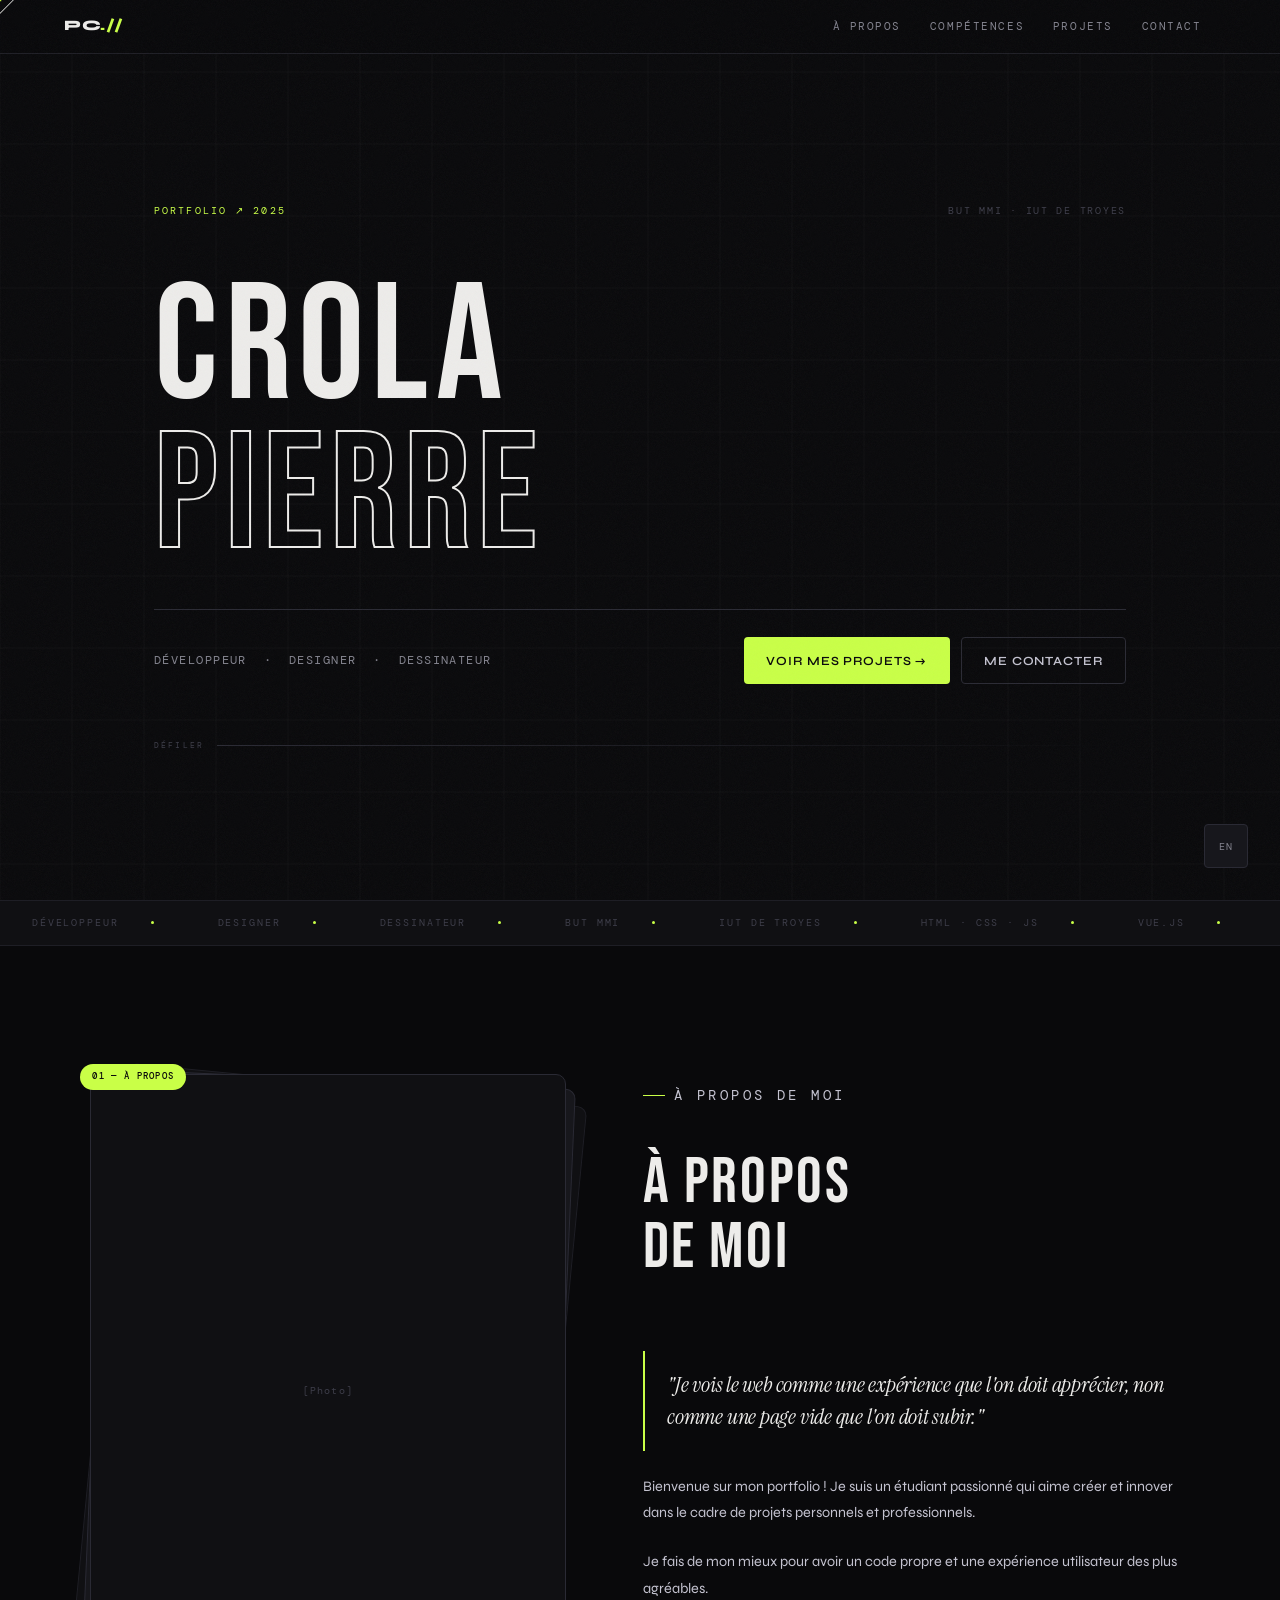
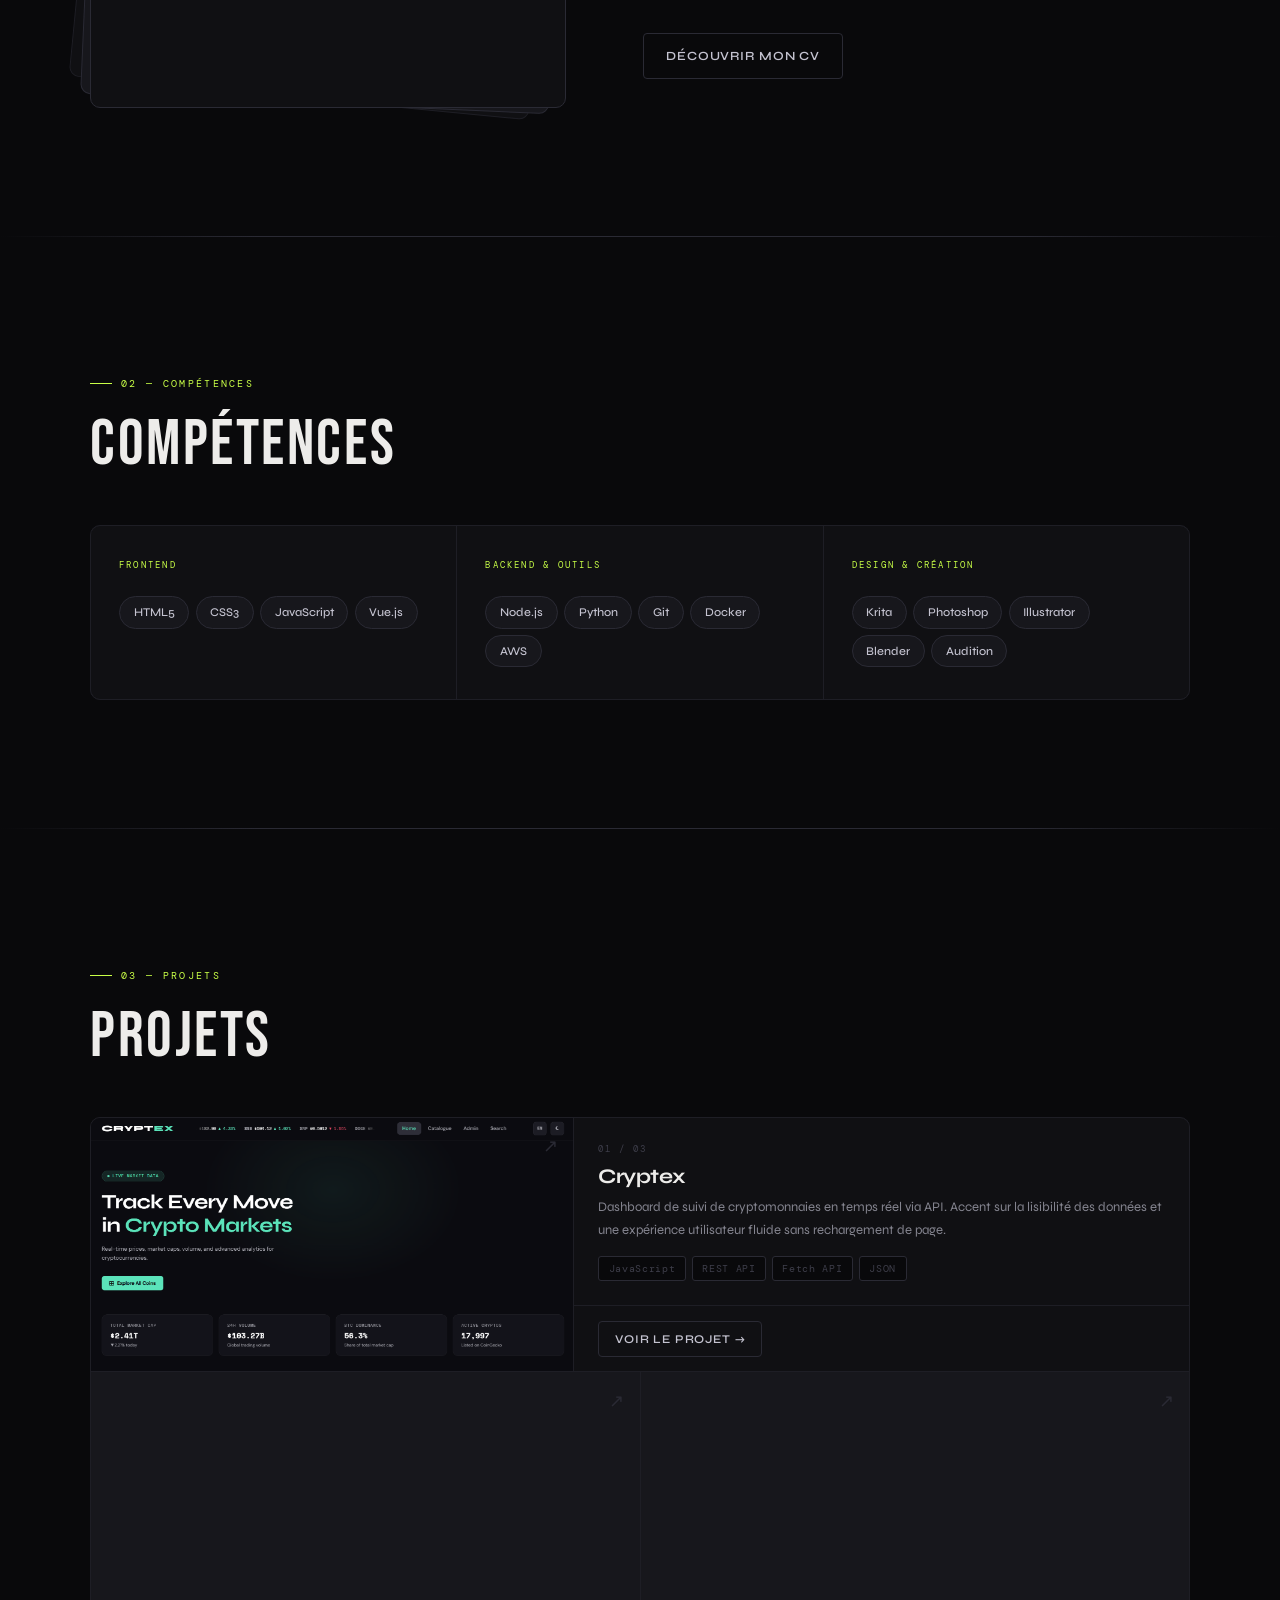
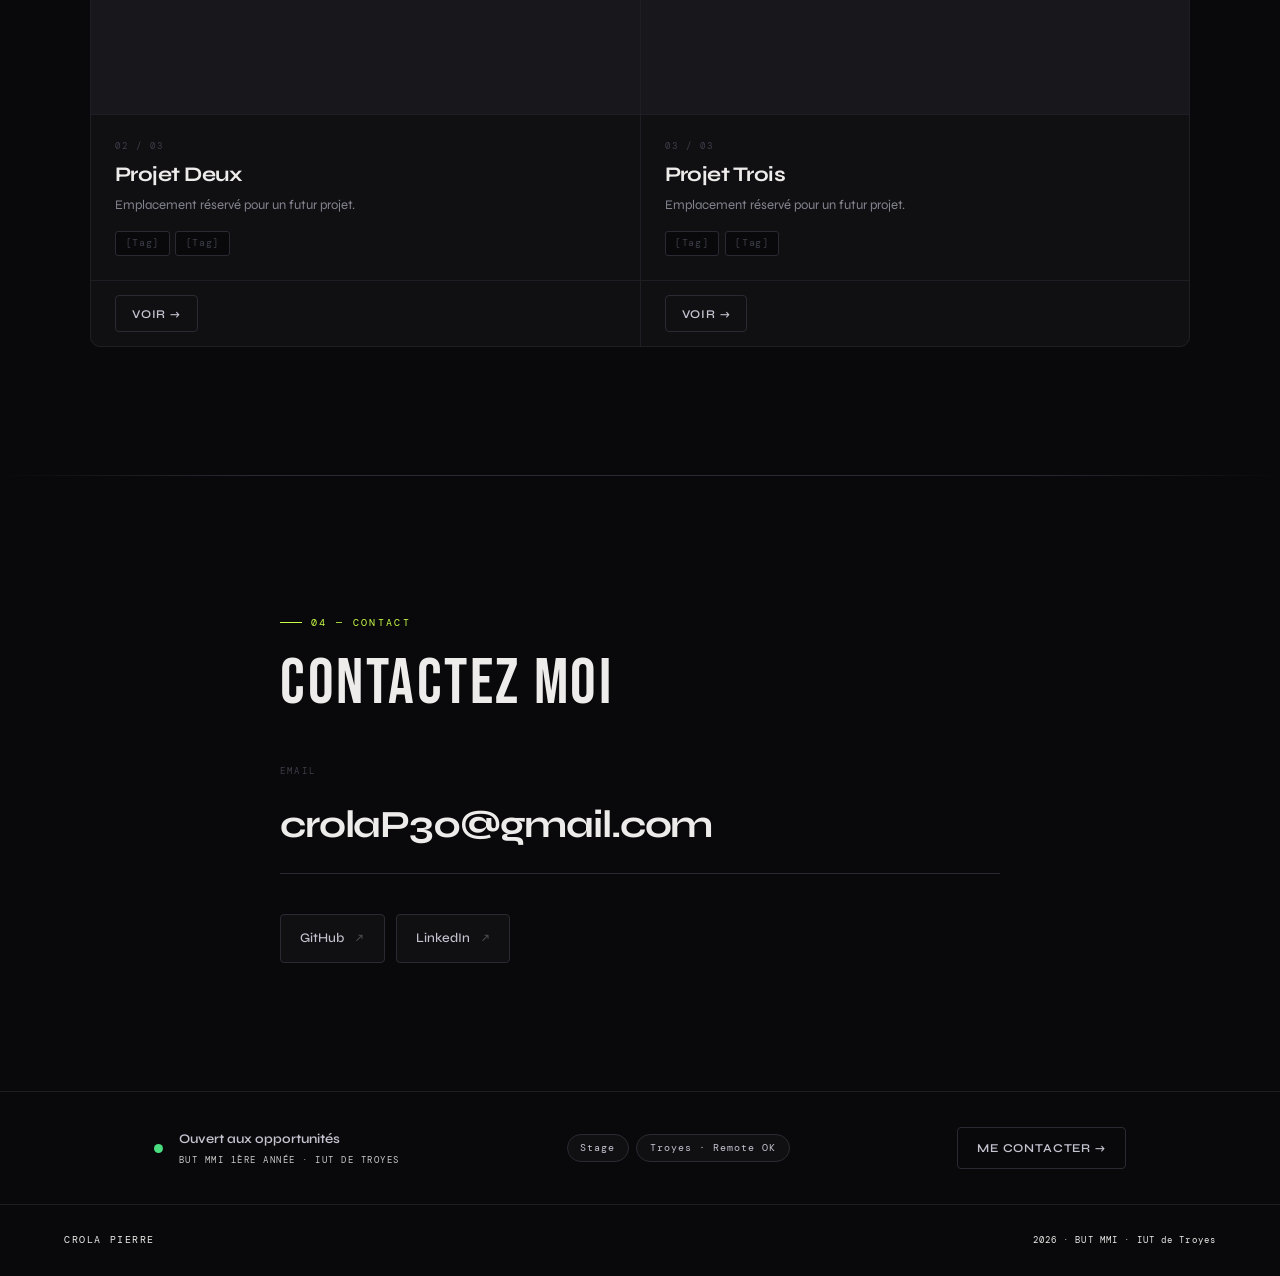
<file: index.html>
<!DOCTYPE html>
<html lang="fr">
<head>
  <meta charset="UTF-8">
  <meta name="viewport" content="width=device-width, initial-scale=1.0">
  <title>Crola Pierre — Portfolio</title>
  <link rel="preconnect" href="https://fonts.googleapis.com">
  <link href="https://fonts.googleapis.com/css2?family=Bebas+Neue&family=Syne:wght@400;600;700;800&family=DM+Mono:ital,wght@0,300;0,400;0,500;1,300&family=Instrument+Serif:ital@1&display=swap" rel="stylesheet">
  <link rel="stylesheet" href="style.css">
</head>
<body>

  <!-- LOADER -->
  <div id="loader">
    <div id="loader-inner">
      <p id="loader-eyebrow">Portfolio · 2025</p>
      <div id="loader-name">
        <span class="lc-wrap"><span class="lc-box" data-char="C">C</span></span><span class="lc-wrap"><span class="lc-box" data-char="R">R</span></span><span class="lc-wrap"><span class="lc-box" data-char="O">O</span></span><span class="lc-wrap"><span class="lc-box" data-char="L">L</span></span><span class="lc-wrap"><span class="lc-box" data-char="A">A</span></span><span class="lsp">&nbsp;</span><span class="lc-wrap"><span class="lc-box" data-char="P">P</span></span><span class="lc-wrap"><span class="lc-box" data-char="I">I</span></span><span class="lc-wrap"><span class="lc-box" data-char="E">E</span></span><span class="lc-wrap"><span class="lc-box" data-char="R">R</span></span><span class="lc-wrap"><span class="lc-box" data-char="R">R</span></span><span class="lc-wrap"><span class="lc-box" data-char="E">E</span></span>
      </div>
    </div>
    <div id="loader-bar"><div id="loader-fill"></div></div>
  </div>

  <!-- CURSOR -->
  <div class="cursor" id="cursor"></div>
  <div class="cursor-dot" id="cdot"></div>
  <div id="cursor-label"></div>

  <!-- GRAIN -->
  <div class="grain" aria-hidden="true"></div>

  <!-- SCROLL PROGRESS -->
  <div id="scroll-bar"></div>

  <!-- PAGE TRANSITION -->
  <div id="page-transition"></div>




  
  <!-- ══ HEADER ══════════════════════════════════════ -->
  <header>
    <a href="#" class="logo">PC<span>.//</span></a>
    <nav>
      <a href="#about"   data-i18n="nav-about">À propos</a>
      <a href="#skills"  data-i18n="nav-skills">Compétences</a>
      <a href="#projects"data-i18n="nav-projects">Projets</a>
      <a href="#contact" data-i18n="nav-contact">Contact</a>
    </nav>
  </header>




  <!-- ══ HERO ════════════════════════════════════════ -->
  <section id="hero">
    <canvas id="hero-canvas" aria-hidden="true"></canvas>
    <div class="hero-inner">
      <div class="hero-top">
        <span class="hero-badge">Portfolio ↗ 2025</span>
        <span class="hero-year">BUT MMI · IUT de Troyes</span>
      </div>
      <h1 class="hero-name" id="hero-name">
        <span class="l1"><span class="c">C</span><span class="c">r</span><span class="c">o</span><span class="c">l</span><span class="c">a</span></span>
        <span class="l2"><span class="c">P</span><span class="c">i</span><span class="c">e</span><span class="c">r</span><span class="c">r</span><span class="c">e</span></span>
      </h1>
      <div class="hero-rule"></div>
      <div class="hero-foot">
        <p class="hero-sub" data-i18n="hero-sub">Développeur &nbsp;·&nbsp; Designer &nbsp;·&nbsp; Dessinateur</p>
        <div class="hero-actions">
          <a href="#projects" class="btn btn-primary" data-i18n="btn-projects">Voir mes projets →</a>
          <a href="#contact"  class="btn btn-ghost"   data-i18n="btn-contact">Me contacter</a>
        </div>
      </div>
    </div>
    <div class="scroll-line">
      <span data-i18n="scroll">Défiler</span>
    </div>
  </section>




  <!-- ══ MARQUEE ══════════════════════════════════════ -->
  <div class="marquee" aria-hidden="true">
    <div class="marquee-track" id="marquee-track">
      <div class="m-item" data-i18n-marquee="dev">Développeur<span class="mdot"></span></div>
      <div class="m-item">Designer<span class="mdot"></span></div>
      <div class="m-item" data-i18n-marquee="draw">Dessinateur<span class="mdot"></span></div>
      <div class="m-item">BUT MMI<span class="mdot"></span></div>
      <div class="m-item">IUT de Troyes<span class="mdot"></span></div>
      <div class="m-item">HTML · CSS · JS<span class="mdot"></span></div>
      <div class="m-item">Vue.js<span class="mdot"></span></div>
      <div class="m-item">Blender<span class="mdot"></span></div>
      <div class="m-item">Krita<span class="mdot"></span></div>
      <!-- duplicate -->
      <div class="m-item" data-i18n-marquee="dev">Développeur<span class="mdot"></span></div>
      <div class="m-item">Designer<span class="mdot"></span></div>
      <div class="m-item" data-i18n-marquee="draw">Dessinateur<span class="mdot"></span></div>
      <div class="m-item">BUT MMI<span class="mdot"></span></div>
      <div class="m-item">IUT de Troyes<span class="mdot"></span></div>
      <div class="m-item">HTML · CSS · JS<span class="mdot"></span></div>
      <div class="m-item">Vue.js<span class="mdot"></span></div>
      <div class="m-item">Blender<span class="mdot"></span></div>
      <div class="m-item">Krita<span class="mdot"></span></div>
    </div>
  </div>




  <!-- ══ ABOUT ════════════════════════════════════════ -->
  <section id="about">
    <div class="inner">
      <div class="photo-col reveal">
        <div class="photo-frame">[Photo]</div>
        <span class="photo-tag" data-i18n="photo-tag">01 — À propos</span>
      </div>
      <div class="about-col">
        <p class="label reveal" data-i18n="about-label">À propos de moi</p>
        <h2 class="section-h reveal d1" data-i18n-html="about-h2">À propos<br>de moi</h2>
        <blockquote class="pull reveal d2" data-i18n="quote">
          "Je vois le web comme une expérience que l'on doit apprécier, non comme une page vide que l'on doit subir."
        </blockquote>
        <p class="reveal d3" data-i18n="about-p1">
          Bienvenue sur mon portfolio ! Je suis un étudiant passionné qui aime créer et innover dans le cadre de projets personnels et professionnels.
        </p>
        <p class="reveal d3" data-i18n="about-p2">
          Je fais de mon mieux pour avoir un code propre et une expérience utilisateur des plus agréables.
        </p>
        <a href="cv.html" class="btn btn-ghost reveal d4" style="width:fit-content; margin-top:0.5rem;" data-i18n="cv-btn">Découvrir mon CV</a>
      </div>
    </div>
  </section>

  <div class="sep"></div>




  <!-- ══ SKILLS ═══════════════════════════════════════ -->
  <section id="skills">
    <div class="inner">
      <p class="label reveal" data-i18n="skills-label">02 — Compétences</p>
      <h2 class="section-h reveal d1" data-i18n="skills-h2">Compétences</h2>
      <div class="skill-grid reveal d2">
        <div class="skill-col">
          <span class="skill-col-lbl">Frontend</span>
          <div class="pill-list">
            <span class="pill">HTML5</span>
            <span class="pill">CSS3</span>
            <span class="pill">JavaScript</span>
            <span class="pill">Vue.js</span>
          </div>
        </div>
        <div class="skill-col">
          <span class="skill-col-lbl" data-i18n="backend-lbl">Backend &amp; Outils</span>
          <div class="pill-list">
            <span class="pill">Node.js</span>
            <span class="pill">Python</span>
            <span class="pill">Git</span>
            <span class="pill">Docker</span>
            <span class="pill">AWS</span>
          </div>
        </div>
        <div class="skill-col">
          <span class="skill-col-lbl" data-i18n="design-lbl">Design &amp; Création</span>
          <div class="pill-list">
            <span class="pill">Krita</span>
            <span class="pill">Photoshop</span>
            <span class="pill">Illustrator</span>
            <span class="pill">Blender</span>
            <span class="pill">Audition</span>
          </div>
        </div>
      </div>
    </div>
  </section>

  <div class="sep"></div>




  <!-- ══ PROJECTS ══════════════════════════════════════ -->
  <section id="projects">
    <div class="inner">
      <p class="label reveal" data-i18n="projects-label">03 — Projets</p>
      <h2 class="section-h reveal d1" data-i18n="projects-h2">Projets</h2>
      <div class="project-grid reveal d2">

        <div class="proj-card feat">
          <a href="projets/cryptex.html" class="proj-thumb">
            <img src="img/cryptex.png" alt="Cryptex preview">
            <span class="thumb-hover" data-i18n="thumb-preview">Aperçu projet</span>
            <span class="proj-arrow">↗</span>
          </a>
          <div style="display:flex;flex-direction:column;flex:1;min-width:0;">
            <div class="proj-body">
              <span class="proj-num">01 / 03</span>
              <h3>Cryptex</h3>
              <p data-i18n="cryptex-desc">Dashboard de suivi de cryptomonnaies en temps réel via API. Accent sur la lisibilité des données et une expérience utilisateur fluide sans rechargement de page.</p>
              <div class="proj-tags">
                <span class="proj-tag">JavaScript</span>
                <span class="proj-tag">REST API</span>
                <span class="proj-tag">Fetch API</span>
                <span class="proj-tag">JSON</span>
              </div>
            </div>
            <div class="proj-foot">
              <a href="projets/cryptex.html" class="btn btn-ghost" style="font-size:0.74rem;padding:0.45rem 1rem;" data-i18n="view-project">Voir le projet →</a>
            </div>
          </div>
        </div>

        <!-- card 2 -->
        <div class="proj-card">
          <a href="" class="proj-thumb">
            <span class="thumb-hover" data-i18n="thumb-preview2">Aperçu</span>
            <span class="proj-arrow">↗</span>
          </a>
          <div class="proj-body">
            <span class="proj-num">02 / 03</span>
            <h3 data-i18n="proj2-name">Projet Deux</h3>
            <p data-i18n="proj2-desc">Emplacement réservé pour un futur projet.</p>
            <div class="proj-tags">
              <span class="proj-tag">[Tag]</span>
              <span class="proj-tag">[Tag]</span>
            </div>
          </div>
          <div class="proj-foot">
            <a href="" class="btn btn-ghost" style="font-size:0.74rem;padding:0.45rem 1rem;" data-i18n="view-btn">Voir →</a>
          </div>
        </div>

        <!-- card 3 -->
        <div class="proj-card">
          <a href="" class="proj-thumb">
            <span class="thumb-hover" data-i18n="thumb-preview2">Aperçu</span>
            <span class="proj-arrow">↗</span>
          </a>
          <div class="proj-body">
            <span class="proj-num">03 / 03</span>
            <h3 data-i18n="proj3-name">Projet Trois</h3>
            <p data-i18n="proj3-desc">Emplacement réservé pour un futur projet.</p>
            <div class="proj-tags">
              <span class="proj-tag">[Tag]</span>
              <span class="proj-tag">[Tag]</span>
            </div>
          </div>
          <div class="proj-foot">
            <a href="" class="btn btn-ghost" style="font-size:0.74rem;padding:0.45rem 1rem;" data-i18n="view-btn">Voir →</a>
          </div>
        </div>

      </div>
    </div>
  </section>

  <div class="sep"></div>





  <!-- ══ CONTACT ══════════════════════════════════════ -->
  <section id="contact">
    <div class="inner">
      <p class="label reveal">04 — Contact</p>
      <h2 class="section-h reveal d1" data-i18n="contact-h2">Contactez moi</h2>
      <div class="contact-email-wrap reveal d2">
        <span class="contact-email-lbl">Email</span>
        <a href="mailto:crolaP30@gmail.com" class="contact-email">
          crolaP30@gmail.com  
        </a>
      </div>
      <div class="social-row reveal d3">
        <a href="https://github.com/CrolaPierre" target="_blank" rel="noopener" class="soc-link">
          GitHub <span class="arr">↗</span>
        </a>
        <a href="https://www.linkedin.com/in/pierre-crola-9a34913ab/" target="_blank" rel="noopener" class="soc-link">
          LinkedIn <span class="arr">↗</span>
        </a>
      </div>
    </div>
  </section>




  <!-- ══ AVAILABILITY ═══════════════════════════════ -->
  <div id="availability">
    <div class="avail-inner">
      <div class="avail-left">
        <div class="avail-dot" id="avail-dot"></div>
        <div class="avail-text">
          <span class="avail-status" data-i18n="avail-status">Ouvert aux opportunités</span>
          <span class="avail-sub" data-i18n="avail-sub">BUT MMI 1ère année · IUT de Troyes</span>
        </div>
      </div>
      <div class="avail-tags">
        <span class="avail-tag" data-i18n="avail-tag-contract">Stage</span>
        <span class="avail-tag" data-i18n="avail-tag-location">Troyes · Remote OK</span>
      </div>
      <a href="#contact" class="avail-cta" data-i18n="avail-cta">Me contacter →</a>
    </div>
  </div>




  <!-- ══ FOOTER ═══════════════════════════════════════ -->
  <footer>
    <span class="ft-name">Crola Pierre</span>
    <span class="ft-r">2026 · BUT MMI · IUT de Troyes</span>
  </footer>

  <button id="lang-toggle" aria-label="Switch language">EN</button>
  <div id="lang-ripple"></div>

  <script src="script.js"></script>

</body>
</html>
</file>
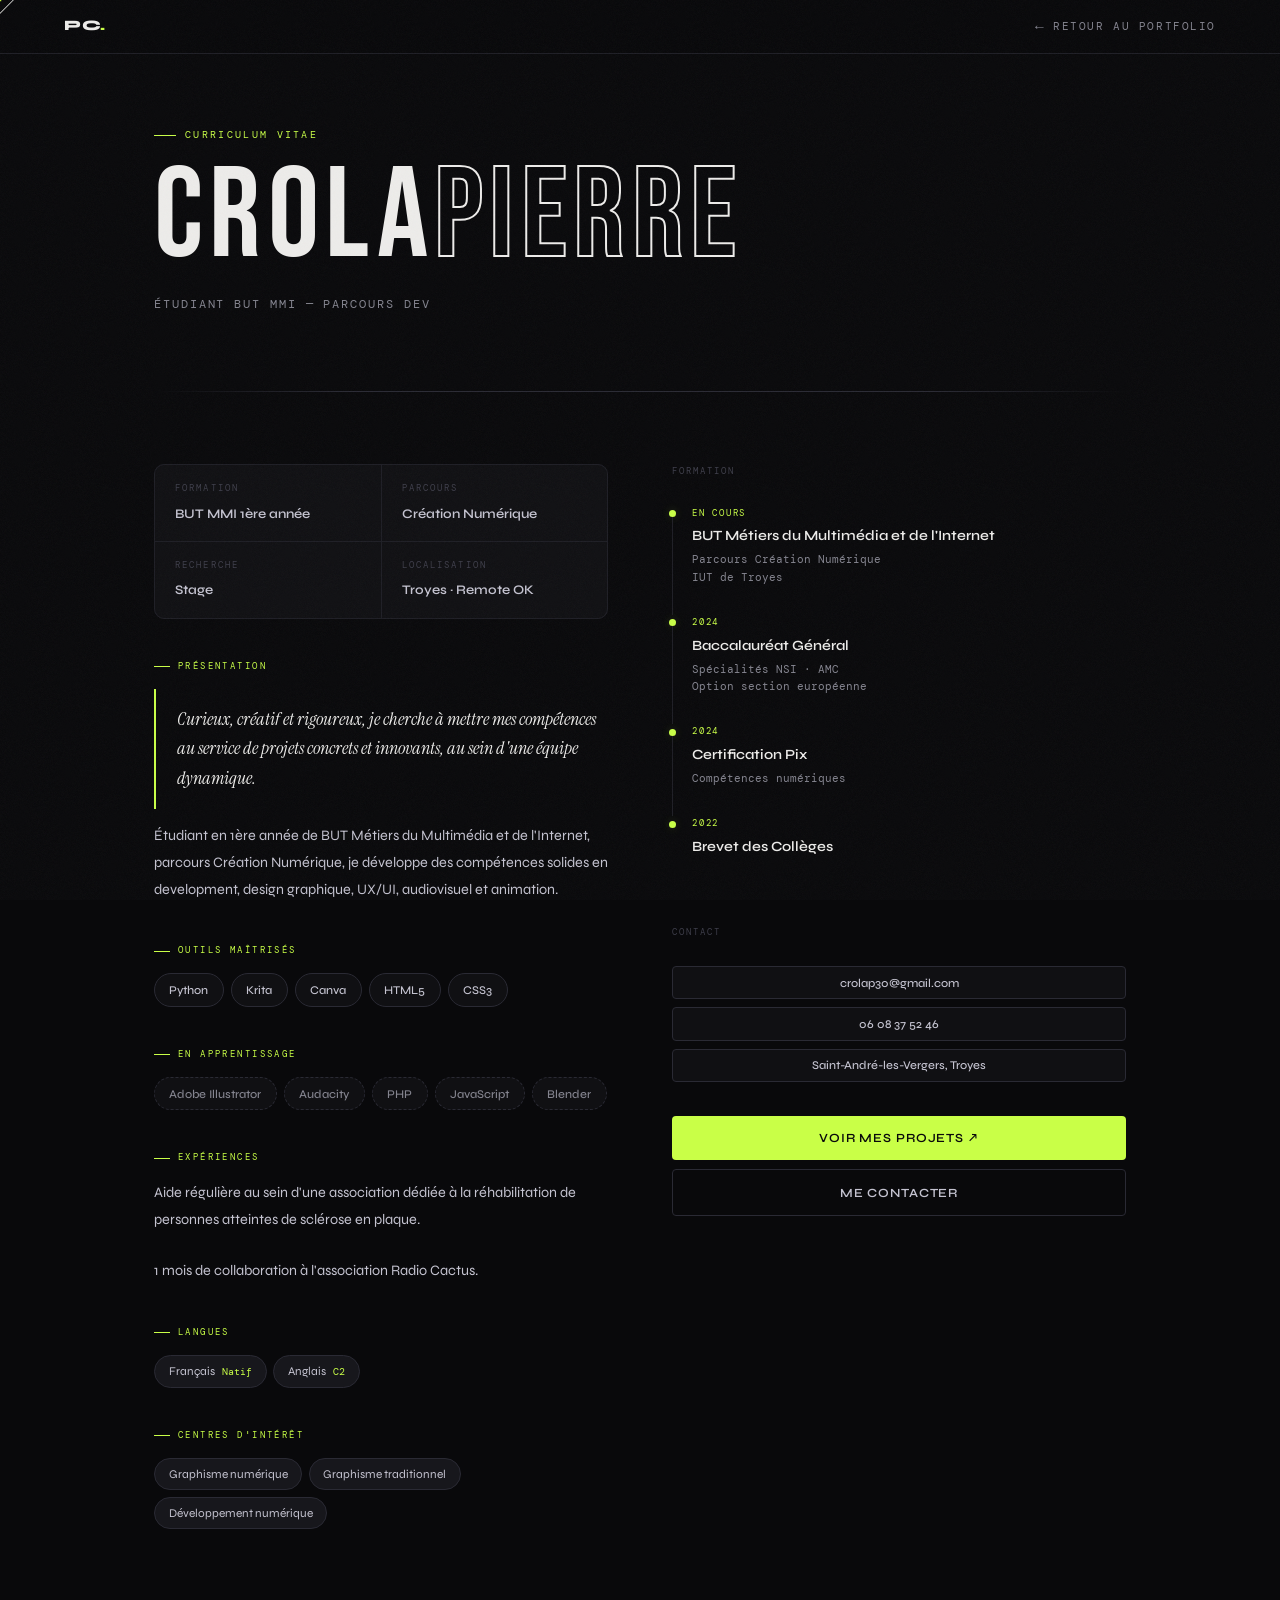
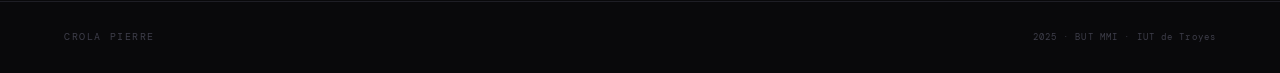
<file: cv.html>
<!DOCTYPE html>
<html lang="fr">
<head>
  <meta charset="UTF-8">
  <meta name="viewport" content="width=device-width, initial-scale=1.0">
  <title>CV — Crola Pierre</title>
  <link rel="preconnect" href="https://fonts.googleapis.com">
  <link href="https://fonts.googleapis.com/css2?family=Bebas+Neue&family=Syne:wght@400;600;700;800&family=DM+Mono:ital,wght@0,300;0,400;0,500;1,300&family=Instrument+Serif:ital@1&display=swap" rel="stylesheet">
  <style>

    :root {
      --bg:             #09090b;
      --surface:        #101013;
      --surface-raised: #17171c;
      --border:         #1e1e25;
      --border-bright:  #2a2a34;
      --text-dim:       #3e3e4a;
      --text:           #84848f;
      --text-bright:    #c4c3d0;
      --white:          #edecea;
      --accent:         #c9ff47;
      --accent-soft:    rgba(201,255,71,0.06);
      --accent-glow:    rgba(201,255,71,0.18);
      --accent-border:  rgba(201,255,71,0.3);
      --font-d: 'Syne', system-ui, sans-serif;
      --font-h: 'Bebas Neue', 'Arial Narrow', sans-serif;
      --font-m: 'DM Mono', 'Courier New', monospace;
      --font-s: 'Instrument Serif', Georgia, serif;
      --r: 4px; --rl: 10px;
      --max: 1100px;
      --px: clamp(1.5rem, 5vw, 4rem);
    }

    *, *::before, *::after { box-sizing: border-box; margin: 0; padding: 0; }
    html { scroll-behavior: smooth; }
    * { cursor: none !important; }
    ::selection { background: var(--accent); color: #09090b; }

    body {
      font-family: var(--font-d); background: var(--bg); color: var(--text);
      line-height: 1.7; -webkit-font-smoothing: antialiased; overflow-x: hidden;
    }
    ::-webkit-scrollbar { width: 3px; }
    ::-webkit-scrollbar-track { background: var(--bg); }
    ::-webkit-scrollbar-thumb { background: var(--border-bright); border-radius: 99px; }
    h1, h2, h3 { font-family: var(--font-d); color: var(--white); letter-spacing: -0.03em; line-height: 1; }
    a { color: inherit; text-decoration: none; }

    /* ── CURSOR ── */
    .cursor {
      position: fixed; width: 20px; height: 20px;
      border: 1.5px solid var(--white); pointer-events: none; z-index: 9999;
      transform: translate(-50%,-50%) rotate(45deg);
      transition: width 0.4s cubic-bezier(0.16,1,0.3,1), height 0.4s cubic-bezier(0.16,1,0.3,1),
                  transform 0.45s cubic-bezier(0.16,1,0.3,1), border-color 0.3s;
      mix-blend-mode: difference;
    }
    .cursor.hov { width: 32px; height: 32px; transform: translate(-50%,-50%) rotate(0deg); border-color: var(--accent); }
    .cursor-dot {
      position: fixed; width: 3px; height: 3px; background: var(--accent);
      pointer-events: none; z-index: 9999; transform: translate(-50%,-50%); mix-blend-mode: difference;
    }

    /* ── GRAIN ── */
    .grain {
      position: fixed; inset: 0; pointer-events: none; z-index: 8000; opacity: 0.04;
      background-image: url("data:image/svg+xml,%3Csvg viewBox='0 0 512 512' xmlns='http://www.w3.org/2000/svg'%3E%3Cfilter id='n'%3E%3CfeTurbulence type='fractalNoise' baseFrequency='0.85' numOctaves='4' stitchTiles='stitch'/%3E%3C/filter%3E%3Crect width='100%25' height='100%25' filter='url(%23n)'/%3E%3C/svg%3E");
      background-size: 220px 220px;
    }

    /* ── PAGE TRANSITION ── */
    #page-transition { position: fixed; inset: 0; z-index: 9500; pointer-events: none; display: flex; flex-direction: column; }
    .pt-strip { flex: 1; background: #111114; transform: translateX(102%); will-change: transform; }
    .pt-strip.from-left { transform: translateX(-102%); }
    .pt-strip.exit { transition: transform 0.42s cubic-bezier(0.76,0,0.24,1); transform: translateX(0%) !important; }
    .pt-strip.enter { transform: translateX(0%) !important; }
    .pt-strip.enter.go-right { transition: transform 0.48s cubic-bezier(0.76,0,0.24,1); transform: translateX(102%) !important; }
    .pt-strip.enter.go-left  { transition: transform 0.48s cubic-bezier(0.76,0,0.24,1); transform: translateX(-102%) !important; }

    /* ── HEADER ── */
    header {
      position: fixed; inset: 0 0 auto 0; z-index: 500;
      display: flex; align-items: center; justify-content: space-between;
      padding: 0 var(--px); height: 54px;
      background: rgba(9,9,11,0.84); backdrop-filter: blur(20px);
      border-bottom: 1px solid var(--border);
    }
    .logo { font-family: var(--font-d); font-weight: 800; font-size: 0.9rem; letter-spacing: 0.05em; text-transform: uppercase; color: var(--white); transition: color 0.2s; }
    .logo span { color: var(--accent); }
    .logo:hover { color: var(--accent); }
    .back { display: flex; align-items: center; gap: 0.5rem; font-family: var(--font-m); font-size: 0.7rem; letter-spacing: 0.14em; text-transform: uppercase; color: var(--text); transition: color 0.2s; }
    .back::before { content: '←'; font-size: 0.9rem; }
    .back:hover { color: var(--accent); }

    /* ── BUTTONS ── */
    .btn {
      display: inline-flex; align-items: center; gap: 0.4rem;
      padding: 0.72rem 1.4rem; font-family: var(--font-d); font-size: 0.78rem;
      font-weight: 600; letter-spacing: 0.07em; text-transform: uppercase;
      border-radius: var(--r); border: none;
      transition: background 0.2s, color 0.2s, transform 0.15s, box-shadow 0.25s;
      width: 100%; justify-content: center;
    }
    .btn:active { transform: translateY(1px); }
    .btn-primary { background: var(--accent); color: #09090b; }
    .btn-primary:hover { background: #d8ff62; box-shadow: 0 0 36px var(--accent-glow); }
    .btn-ghost { background: transparent; color: var(--text-bright); border: 1px solid var(--border-bright); }
    .btn-ghost:hover { border-color: var(--accent-border); color: var(--accent); }

    /* ── PAGE WRAPPER ── */
    .page-wrap {
      max-width: var(--max); margin: 0 auto;
      padding: calc(54px + clamp(3.5rem,7vh,6rem)) var(--px) clamp(4rem,8vh,7rem);
    }

    /* ── PAGE HEADER ── */
    .page-header { margin-bottom: clamp(3rem,6vw,5rem); }
    .ph-eyebrow {
      display: inline-flex; align-items: center; gap: 0.55rem;
      font-family: var(--font-m); font-size: 0.6rem;
      letter-spacing: 0.24em; text-transform: uppercase; color: var(--accent); margin-bottom: 1rem;
    }
    .ph-eyebrow::before { content: ''; display: inline-block; width: 1.4rem; height: 1px; background: var(--accent); }
    .page-header h1 {
      font-family: var(--font-h); font-size: clamp(3.5rem, 10vw, 8rem);
      font-weight: 400; line-height: 0.9; letter-spacing: 0.05em; margin-bottom: 1.2rem;
    }
    .page-header h1 .outline { color: transparent; -webkit-text-stroke: 2px var(--white); }
    .page-subtitle { font-family: var(--font-m); font-size: 0.75rem; letter-spacing: 0.16em; text-transform: uppercase; color: var(--text); }

    /* ── DIVIDER ── */
    .divider {
      width: 100%; height: 1px;
      background: linear-gradient(to right, transparent 0%, var(--border-bright) 20%, var(--border-bright) 80%, transparent 100%);
      margin-bottom: clamp(3rem,6vw,4.5rem);
    }

    /* ── MAIN LAYOUT — same as cryptex ── */
    .proj-layout {
      display: grid; grid-template-columns: 1fr 1fr;
      gap: clamp(3rem,5vw,6rem); align-items: start;
    }

    /* ── LEFT — info side ── */
    .info-side { display: flex; flex-direction: column; gap: 2.5rem; }

    .info-block { display: flex; flex-direction: column; gap: 0.9rem; }
    .info-block-lbl {
      font-family: var(--font-m); font-size: 0.58rem;
      letter-spacing: 0.26em; text-transform: uppercase; color: var(--accent);
      display: flex; align-items: center; gap: 0.5rem;
    }
    .info-block-lbl::before { content: ''; width: 1rem; height: 1px; background: var(--accent); }
    .info-block p { font-size: 0.9rem; color: var(--text-bright); line-height: 1.85; }
    .info-block p + p { margin-top: 0.65rem; }

    blockquote.pull {
      font-family: var(--font-s); font-style: italic;
      font-size: clamp(0.95rem,1.8vw,1.15rem); line-height: 1.6;
      color: var(--white); padding: 1rem 0 1rem 1.3rem;
      border-left: 2px solid var(--accent);
    }

    /* meta row — same as cryptex */
    .meta-row {
      display: grid; grid-template-columns: 1fr 1fr;
      gap: 1px; background: var(--border);
      border: 1px solid var(--border); border-radius: var(--rl); overflow: hidden;
    }
    .meta-item { background: var(--surface); padding: 1rem 1.25rem; display: flex; flex-direction: column; gap: 0.4rem; }
    .m-lbl { font-family: var(--font-m); font-size: 0.55rem; letter-spacing: 0.24em; text-transform: uppercase; color: var(--text-dim); }
    .m-val { font-size: 0.82rem; font-weight: 600; color: var(--text-bright); }

    /* tech pills — same as cryptex */
    .tech-list { display: flex; flex-wrap: wrap; gap: 0.45rem; }
    .tech-pill {
      padding: 0.35rem 0.9rem; background: var(--surface);
      border: 1px solid var(--border-bright); border-radius: 99px;
      font-size: 0.74rem; font-weight: 500; color: var(--text-bright);
      transition: border-color 0.2s, color 0.2s, background 0.2s;
    }
    .tech-pill:hover { border-color: var(--accent-border); color: var(--accent); background: var(--accent-soft); }
    .tech-pill.learning { border-style: dashed; color: var(--text); }

    /* ── RIGHT — sticky side ── */
    .preview-side {
      display: flex; flex-direction: column; gap: 1.6rem;
      position: sticky; top: 5rem;
    }
    .preview-lbl { font-family: var(--font-m); font-size: 0.58rem; letter-spacing: 0.22em; text-transform: uppercase; color: var(--text-dim); }
    .preview-actions { display: flex; flex-direction: column; gap: 0.6rem; margin-top: 0.5rem; }

    /* timeline — right column */
    .tl-block { display: flex; flex-direction: column; gap: 0; }
    .tl-item { display: grid; grid-template-columns: 1px 1fr; gap: 0 1.2rem; }
    .tl-line { display: flex; flex-direction: column; align-items: center; }
    .tl-line::before {
      content: ''; width: 7px; height: 7px; background: var(--accent);
      border-radius: 50%; flex-shrink: 0; margin-top: 0.28rem;
      box-shadow: 0 0 8px var(--accent-glow);
    }
    .tl-line::after { content: ''; flex: 1; width: 1px; background: var(--border); }
    .tl-item:last-child .tl-line::after { display: none; }
    .tl-body { padding-bottom: 1.8rem; }
    .tl-tag { font-family: var(--font-m); font-size: 0.54rem; letter-spacing: 0.2em; text-transform: uppercase; color: var(--accent); margin-bottom: 0.25rem; }
    .tl-name { font-size: 0.88rem; font-weight: 600; color: var(--white); margin-bottom: 0.2rem; }
    .tl-detail { font-family: var(--font-m); font-size: 0.66rem; color: var(--text); line-height: 1.65; }

    /* lang / interest row */
    .tag-row { display: flex; flex-wrap: wrap; gap: 0.4rem; }
    .tag-item {
      padding: 0.32rem 0.85rem;
      background: var(--surface-raised); border: 1px solid var(--border-bright);
      border-radius: 99px; font-size: 0.74rem; color: var(--text-bright);
      transition: border-color 0.2s, color 0.2s;
    }
    .tag-item:hover { border-color: var(--accent-border); color: var(--accent); }
    .tag-item .tag-level { color: var(--accent); font-family: var(--font-m); font-size: 0.62rem; margin-left: 0.35rem; }

    /* reveal */
    .reveal { opacity: 0; transform: translateY(22px); transition: opacity 0.85s cubic-bezier(0.16,1,0.3,1), transform 0.85s cubic-bezier(0.16,1,0.3,1); }
    .reveal.in { opacity: 1; transform: none; }
    .d1 { transition-delay: 0.1s; }
    .d2 { transition-delay: 0.22s; }
    .d3 { transition-delay: 0.36s; }

    /* footer */
    footer { border-top: 1px solid var(--border); padding: 1.7rem var(--px); display: flex; justify-content: space-between; align-items: center; }
    .ft-name { font-family: var(--font-m); font-size: 0.62rem; letter-spacing: 0.16em; text-transform: uppercase; color: var(--text-dim); }
    .ft-r    { font-family: var(--font-m); font-size: 0.58rem; letter-spacing: 0.12em; color: var(--text-dim); }

    @media (max-width: 740px) {
      .proj-layout { grid-template-columns: 1fr; }
      .preview-side { position: static; }
      .page-header h1 { font-size: clamp(3rem,14vw,5rem); }
      .page-header h1 .outline { -webkit-text-stroke-width: 1.5px; }
    }

  </style>
</head>
<body>

  <div class="cursor" id="cursor"></div>
  <div class="cursor-dot" id="cdot"></div>
  <div class="grain" aria-hidden="true"></div>
  <div id="page-transition"></div>

  <!-- ══ HEADER ══ -->
  <header>
    <a href="index.html" class="logo">PC<span>.</span></a>
    <a href="index.html" class="back">Retour au portfolio</a>
  </header>

  <!-- ══ CONTENT ══ -->
  <div class="page-wrap">

    <!-- PAGE HEADER -->
    <div class="page-header">
      <p class="ph-eyebrow reveal">Curriculum Vitae</p>
      <h1 class="reveal d1">
        Crola<span class="outline">Pierre</span>
      </h1>
      <p class="page-subtitle reveal d2">Étudiant BUT MMI — Parcours dev</p>
    </div>

    <div class="divider reveal"></div>

    <!-- MAIN GRID -->
    <div class="proj-layout">

      <!-- LEFT — info -->
      <div class="info-side">

        <!-- meta row: quick facts -->
        <div class="meta-row reveal">
          <div class="meta-item">
            <span class="m-lbl">Formation</span>
            <span class="m-val">BUT MMI 1ère année</span>
          </div>
          <div class="meta-item">
            <span class="m-lbl">Parcours</span>
            <span class="m-val">Création Numérique</span>
          </div>
          <div class="meta-item">
            <span class="m-lbl">Recherche</span>
            <span class="m-val">Stage</span>
          </div>
          <div class="meta-item">
            <span class="m-lbl">Localisation</span>
            <span class="m-val">Troyes · Remote OK</span>
          </div>
        </div>

        <!-- présentation -->
        <div class="info-block reveal d1">
          <span class="info-block-lbl">Présentation</span>
          <blockquote class="pull">
            Curieux, créatif et rigoureux, je cherche à mettre mes compétences au service de projets concrets et innovants, au sein d'une équipe dynamique.
          </blockquote>
          <p>
            Étudiant en 1ère année de BUT Métiers du Multimédia et de l'Internet, parcours Création Numérique, je développe des compétences solides en development, design graphique, UX/UI, audiovisuel et animation.
          </p>
        </div>

        <!-- outils maîtrisés -->
        <div class="info-block reveal d2">
          <span class="info-block-lbl">Outils maîtrisés</span>
          <div class="tech-list">
            <span class="tech-pill">Python</span>
            <span class="tech-pill">Krita</span>
            <span class="tech-pill">Canva</span>
            <span class="tech-pill">HTML5</span>
            <span class="tech-pill">CSS3</span>
          </div>
        </div>

        <!-- en apprentissage -->
        <div class="info-block reveal d3">
          <span class="info-block-lbl">En apprentissage</span>
          <div class="tech-list">
            <span class="tech-pill learning">Adobe Illustrator</span>
            <span class="tech-pill learning">Audacity</span>
            <span class="tech-pill learning">PHP</span>
            <span class="tech-pill learning">JavaScript</span>
            <span class="tech-pill learning">Blender</span>
          </div>
        </div>

        <!-- expériences -->
        <div class="info-block reveal">
          <span class="info-block-lbl">Expériences</span>
          <p>
            Aide régulière au sein d'une association dédiée à la réhabilitation de personnes atteintes de sclérose en plaque.
          </p>
          <p>
            1 mois de collaboration à l'association Radio Cactus.
          </p>
        </div>

        <!-- langues & intérêts -->
        <div class="info-block reveal">
          <span class="info-block-lbl">Langues</span>
          <div class="tag-row">
            <span class="tag-item">Français <span class="tag-level">Natif</span></span>
            <span class="tag-item">Anglais <span class="tag-level">C2</span></span>
          </div>
        </div>

        <div class="info-block reveal">
          <span class="info-block-lbl">Centres d'intérêt</span>
          <div class="tag-row">
            <span class="tag-item">Graphisme numérique</span>
            <span class="tag-item">Graphisme traditionnel</span>
            <span class="tag-item">Développement numérique</span>
          </div>
        </div>

      </div>

      <!-- RIGHT — sticky: formation + contact -->
      <div class="preview-side reveal d1">

        <span class="preview-lbl">Formation</span>

        <!-- timeline -->
        <div class="tl-block">
          <div class="tl-item">
            <div class="tl-line"></div>
            <div class="tl-body">
              <p class="tl-tag">En cours</p>
              <p class="tl-name">BUT Métiers du Multimédia et de l'Internet</p>
              <p class="tl-detail">Parcours Création Numérique<br>IUT de Troyes</p>
            </div>
          </div>
          <div class="tl-item">
            <div class="tl-line"></div>
            <div class="tl-body">
              <p class="tl-tag">2024</p>
              <p class="tl-name">Baccalauréat Général</p>
              <p class="tl-detail">Spécialités NSI · AMC<br>Option section européenne</p>
            </div>
          </div>
          <div class="tl-item">
            <div class="tl-line"></div>
            <div class="tl-body">
              <p class="tl-tag">2024</p>
              <p class="tl-name">Certification Pix</p>
              <p class="tl-detail">Compétences numériques</p>
            </div>
          </div>
          <div class="tl-item">
            <div class="tl-line"></div>
            <div class="tl-body">
              <p class="tl-tag">2022</p>
              <p class="tl-name">Brevet des Collèges</p>
            </div>
          </div>
        </div>

        <!-- contact -->
        <span class="preview-lbl" style="margin-top:0.5rem;">Contact</span>
        <div style="display:flex;flex-direction:column;gap:0.5rem;">
          <a href="mailto:crolap30@gmail.com" class="tech-pill" style="border-radius:var(--r);text-align:center;">crolap30@gmail.com</a>
          <a href="tel:0608375246" class="tech-pill" style="border-radius:var(--r);text-align:center;">06 08 37 52 46</a>
          <span class="tech-pill" style="border-radius:var(--r);text-align:center;">Saint-André-les-Vergers, Troyes</span>
        </div>

        <div class="preview-actions">
          <a href="index.html#projects" class="btn btn-primary">Voir mes projets ↗</a>
          <a href="index.html#contact" class="btn btn-ghost">Me contacter</a>
        </div>

      </div>

    </div>
  </div>

  <!-- ══ FOOTER ══ -->
  <footer>
    <span class="ft-name">Crola Pierre</span>
    <span class="ft-r">2025 · BUT MMI · IUT de Troyes</span>
  </footer>

  <script>
    /* cursor */
    const cur = document.getElementById('cursor');
    const dot = document.getElementById('cdot');
    document.addEventListener('mousemove', e => {
      cur.style.left = e.clientX + 'px'; cur.style.top = e.clientY + 'px';
      dot.style.left = e.clientX + 'px'; dot.style.top = e.clientY + 'px';
    });
    document.querySelectorAll('a, button').forEach(el => {
      el.addEventListener('mouseenter', () => cur.classList.add('hov'));
      el.addEventListener('mouseleave', () => cur.classList.remove('hov'));
    });

    /* page transition */
    const transEl = document.getElementById('page-transition');
    const N = 7, STAGGER = 38;
    if (transEl) {
      for (let i = 0; i < N; i++) {
        const s = document.createElement('div');
        s.className = 'pt-strip' + (i % 2 === 0 ? '' : ' from-left');
        transEl.appendChild(s);
      }
    }
    if (transEl && sessionStorage.getItem('pt')) {
      sessionStorage.removeItem('pt');
      const strips = [...transEl.querySelectorAll('.pt-strip')];
      strips.forEach(s => s.classList.add('enter'));
      requestAnimationFrame(() => requestAnimationFrame(() => {
        strips.forEach((s, i) => setTimeout(() => s.classList.add(i % 2 === 0 ? 'go-right' : 'go-left'), i * STAGGER));
      }));
    }
    document.querySelectorAll('a[href]').forEach(link => {
      const href = link.getAttribute('href');
      if (!href || href.startsWith('#') || href.startsWith('http') || href.startsWith('mailto') || href.startsWith('tel')) return;
      link.addEventListener('click', e => {
        e.preventDefault();
        const strips = [...transEl.querySelectorAll('.pt-strip')];
        strips.forEach((s, i) => setTimeout(() => { s.style.transition = 'transform 0.42s cubic-bezier(0.76,0,0.24,1)'; s.style.transform = 'translateX(0%)'; }, i * STAGGER));
        sessionStorage.setItem('pt', '1');
        setTimeout(() => { window.location.href = href; }, 420 + N * STAGGER);
      });
    });

    /* reveal */
    const obs = new IntersectionObserver(entries => {
      entries.forEach(e => { if (e.isIntersecting) { e.target.classList.add('in'); obs.unobserve(e.target); } });
    }, { threshold: 0.06 });
    document.querySelectorAll('.reveal').forEach(el => obs.observe(el));
  </script>

</body>
</html>
</file>
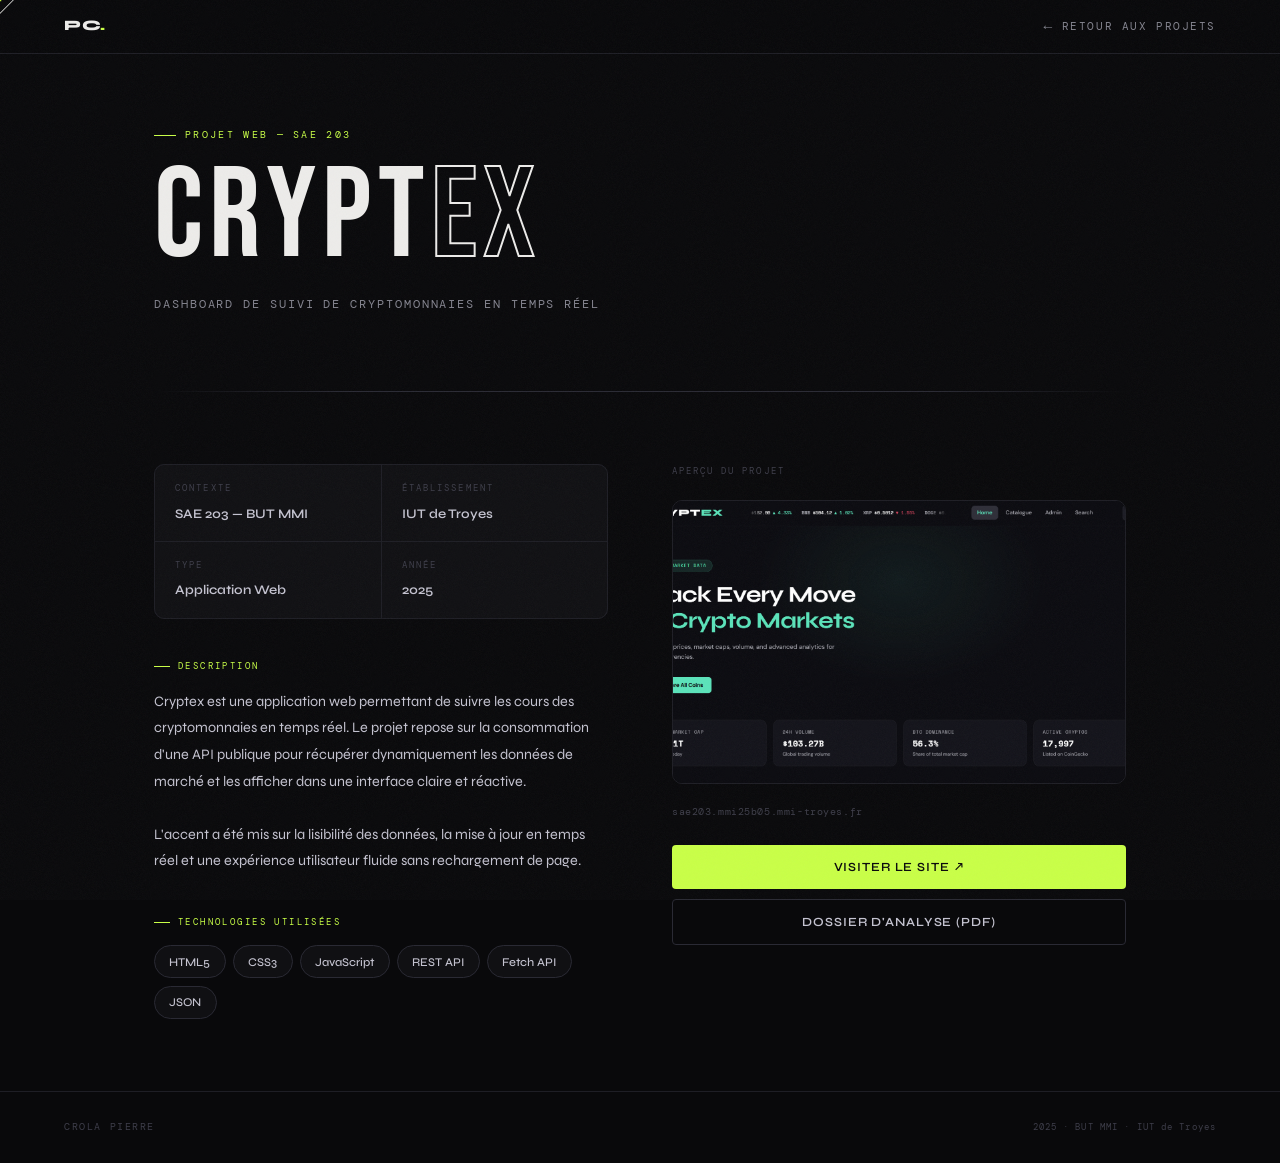
<file: projets/cryptex.html>
<!DOCTYPE html>
<html lang="fr">
<head>
  <meta charset="UTF-8">
  <meta name="viewport" content="width=device-width, initial-scale=1.0">
  <title>Cryptex — Crola Pierre</title>
  <link rel="preconnect" href="https://fonts.googleapis.com">
  <link href="https://fonts.googleapis.com/css2?family=Bebas+Neue&family=Syne:wght@400;600;700;800&family=DM+Mono:ital,wght@0,300;0,400;0,500;1,300&family=Instrument+Serif:ital@1&display=swap" rel="stylesheet">
  <style>

    /* ════════════════════════════════════════════════
       TOKENS — identical design system
    ════════════════════════════════════════════════ */
    :root {
      --bg:             #09090b;
      --surface:        #101013;
      --surface-raised: #17171c;
      --border:         #1e1e25;
      --border-bright:  #2a2a34;

      --text-dim:       #3e3e4a;
      --text:           #84848f;
      --text-bright:    #c4c3d0;
      --white:          #edecea;

      --accent:         #c9ff47;
      --accent-soft:    rgba(201,255,71,0.06);
      --accent-glow:    rgba(201,255,71,0.18);
      --accent-border:  rgba(201,255,71,0.3);

      --font-d: 'Syne', system-ui, sans-serif;
      --font-h: 'Bebas Neue', 'Arial Narrow', sans-serif;
      --font-m: 'DM Mono', 'Courier New', monospace;
      --font-s: 'Instrument Serif', Georgia, serif;

      --r: 4px; --rl: 10px;
      --max: 1100px;
      --px: clamp(1.5rem, 5vw, 4rem);
    }

    *, *::before, *::after { box-sizing: border-box; margin: 0; padding: 0; }
    html { scroll-behavior: smooth; }
    * { cursor: none !important; }
    body {
      font-family: var(--font-d); background: var(--bg); color: var(--text);
      line-height: 1.7; -webkit-font-smoothing: antialiased;
      cursor: none; overflow-x: hidden;
    }
    ::-webkit-scrollbar { width: 3px; }
    ::-webkit-scrollbar-track { background: var(--bg); }
    ::-webkit-scrollbar-thumb { background: var(--border-bright); border-radius: 99px; }
    h1, h2, h3 { font-family: var(--font-d); color: var(--white); letter-spacing: -0.03em; line-height: 1; }
    a { color: inherit; text-decoration: none; }

    /* ── CURSOR — rotating diamond ── */
    .cursor {
      position: fixed; width: 20px; height: 20px;
      border: 1.5px solid var(--white);
      pointer-events: none; z-index: 9999;
      transform: translate(-50%,-50%) rotate(45deg);
      transition: width 0.4s cubic-bezier(0.16,1,0.3,1),
                  height 0.4s cubic-bezier(0.16,1,0.3,1),
                  transform 0.45s cubic-bezier(0.16,1,0.3,1),
                  border-color 0.3s;
      mix-blend-mode: difference;
    }
    .cursor.hov {
      width: 32px; height: 32px;
      transform: translate(-50%,-50%) rotate(0deg);
      border-color: var(--accent);
    }
    .cursor-dot {
      position: fixed; width: 3px; height: 3px;
      background: var(--accent);
      pointer-events: none; z-index: 9999;
      transform: translate(-50%,-50%); mix-blend-mode: difference;
    }

    /* ── GRAIN ── */
    .grain {
      position: fixed; inset: 0; pointer-events: none; z-index: 8000; opacity: 0.04;
      background-image: url("data:image/svg+xml,%3Csvg viewBox='0 0 512 512' xmlns='http://www.w3.org/2000/svg'%3E%3Cfilter id='n'%3E%3CfeTurbulence type='fractalNoise' baseFrequency='0.85' numOctaves='4' stitchTiles='stitch'/%3E%3C/filter%3E%3Crect width='100%25' height='100%25' filter='url(%23n)'/%3E%3C/svg%3E");
      background-size: 220px 220px;
    }

    /* ── HEADER ── */
    header {
      position: fixed; inset: 0 0 auto 0; z-index: 500;
      display: flex; align-items: center; justify-content: space-between;
      padding: 0 var(--px); height: 54px;
      background: rgba(9,9,11,0.84); backdrop-filter: blur(20px);
      border-bottom: 1px solid var(--border);
    }
    .logo {
      font-family: var(--font-d); font-weight: 800; font-size: 0.9rem;
      letter-spacing: 0.05em; text-transform: uppercase; color: var(--white);
      transition: color 0.2s;
    }
    .logo span { color: var(--accent); }
    .logo:hover { color: var(--accent); }
    .back {
      display: flex; align-items: center; gap: 0.5rem;
      font-family: var(--font-m); font-size: 0.7rem;
      letter-spacing: 0.14em; text-transform: uppercase;
      color: var(--text); transition: color 0.2s;
    }
    .back::before { content: '←'; font-size: 0.9rem; }
    .back:hover { color: var(--accent); }

    /* ── BUTTONS ── */
    .btn {
      display: inline-flex; align-items: center; gap: 0.4rem;
      padding: 0.72rem 1.4rem; font-family: var(--font-d);
      font-size: 0.78rem; font-weight: 600;
      letter-spacing: 0.07em; text-transform: uppercase;
      border-radius: var(--r); border: none; cursor: none;
      transition: background 0.2s, color 0.2s, transform 0.15s, box-shadow 0.25s;
      width: 100%;
      justify-content: center;
    }
    .btn:active { transform: translateY(1px); }
    .btn-primary { background: var(--accent); color: #09090b; }
    .btn-primary:hover { background: #d8ff62; box-shadow: 0 0 36px var(--accent-glow); }
    .btn-ghost {
      background: transparent; color: var(--text-bright);
      border: 1px solid var(--border-bright);
    }
    .btn-ghost:hover { border-color: var(--accent-border); color: var(--accent); }

    /* ── PAGE WRAPPER ── */
    .page-wrap {
      max-width: var(--max); margin: 0 auto;
      padding: calc(54px + clamp(3.5rem,7vh,6rem)) var(--px) clamp(4rem,8vh,7rem);
    }

    /* ── PAGE HEADER ── */
    .page-header { margin-bottom: clamp(3rem,6vw,5rem); }
    .ph-eyebrow {
      display: inline-flex; align-items: center; gap: 0.55rem;
      font-family: var(--font-m); font-size: 0.6rem;
      letter-spacing: 0.24em; text-transform: uppercase; color: var(--accent);
      margin-bottom: 1rem;
    }
    .ph-eyebrow::before {
      content: ''; display: inline-block; width: 1.4rem; height: 1px; background: var(--accent);
    }
    .page-header h1 {
      font-family: var(--font-h);
      font-size: clamp(3.5rem, 10vw, 8rem); font-weight: 400; line-height: 0.9;
      letter-spacing: 0.05em; margin-bottom: 1.2rem;
    }
    .page-header h1 .outline {
      color: transparent;
      -webkit-text-stroke: 2px var(--white);
    }
    .page-subtitle {
      font-family: var(--font-m); font-size: 0.75rem;
      letter-spacing: 0.16em; text-transform: uppercase; color: var(--text);
    }

    /* ── DIVIDER ── */
    .divider {
      width: 100%; height: 1px;
      background: linear-gradient(to right, transparent 0%, var(--border-bright) 20%, var(--border-bright) 80%, transparent 100%);
      margin-bottom: clamp(3rem,6vw,4.5rem);
    }

    /* ── MAIN GRID ── */
    .proj-layout {
      display: grid; grid-template-columns: 1fr 1fr;
      gap: clamp(3rem,5vw,6rem); align-items: start;
    }

    /* ── LEFT — info ── */
    .info-side { display: flex; flex-direction: column; gap: 2.5rem; }
    .info-block { display: flex; flex-direction: column; gap: 0.9rem; }
    .info-block-lbl {
      font-family: var(--font-m); font-size: 0.58rem;
      letter-spacing: 0.26em; text-transform: uppercase; color: var(--accent);
      display: flex; align-items: center; gap: 0.5rem;
    }
    .info-block-lbl::before { content: ''; width: 1rem; height: 1px; background: var(--accent); }
    .info-block p {
      font-size: 0.9rem; color: var(--text-bright); line-height: 1.85;
    }
    .info-block p + p { margin-top: 0.75rem; }

    .tech-list { display: flex; flex-wrap: wrap; gap: 0.45rem; }
    .tech-pill {
      padding: 0.35rem 0.9rem; background: var(--surface);
      border: 1px solid var(--border-bright); border-radius: 99px;
      font-size: 0.74rem; font-weight: 500; color: var(--text-bright);
      transition: border-color 0.2s, color 0.2s, background 0.2s;
    }
    .tech-pill:hover { border-color: var(--accent-border); color: var(--accent); background: var(--accent-soft); }

    /* metadata row */
    .meta-row {
      display: grid; grid-template-columns: 1fr 1fr;
      gap: 1px; background: var(--border);
      border: 1px solid var(--border); border-radius: var(--rl); overflow: hidden;
    }
    .meta-item {
      background: var(--surface); padding: 1rem 1.25rem;
      display: flex; flex-direction: column; gap: 0.4rem;
    }
    .meta-item .m-lbl {
      font-family: var(--font-m); font-size: 0.55rem;
      letter-spacing: 0.24em; text-transform: uppercase; color: var(--text-dim);
    }
    .meta-item .m-val {
      font-size: 0.82rem; font-weight: 600; color: var(--text-bright);
    }

    /* ── RIGHT — preview ── */
    .preview-side {
      display: flex; flex-direction: column; gap: 1.25rem;
      position: sticky; top: 5rem;
    }
    .preview-lbl {
      font-family: var(--font-m); font-size: 0.58rem;
      letter-spacing: 0.22em; text-transform: uppercase; color: var(--text-dim);
    }
    .preview-frame {
      display: block; width: 100%; aspect-ratio: 16/10;
      background: var(--surface-raised);
      border: 1px solid var(--border); border-radius: var(--rl);
      overflow: hidden; position: relative;
      transition: border-color 0.3s, box-shadow 0.3s, transform 0.3s;
    }
    .preview-frame:hover {
      border-color: var(--accent-border);
      box-shadow: 0 20px 60px rgba(0,0,0,0.6), 0 0 0 1px var(--accent-border);
      transform: translateY(-4px);
    }
    .preview-frame img { width: 100%; height: 100%; object-fit: cover; display: block; }
    .preview-inner {
      width: 100%; height: 100%;
      display: flex; flex-direction: column;
      align-items: center; justify-content: center; gap: 0.6rem;
      font-family: var(--font-m); font-size: 0.65rem; letter-spacing: 0.1em;
      color: var(--text-dim);
    }
    .preview-inner .pi-icon {
      font-size: 2rem; color: var(--border-bright);
      transition: color 0.2s, transform 0.3s;
    }
    .preview-frame:hover .preview-inner .pi-icon {
      color: var(--accent); transform: translate(3px,-3px);
    }
    .preview-frame:hover .preview-inner { color: var(--accent); }

    .preview-url {
      font-family: var(--font-m); font-size: 0.6rem; letter-spacing: 0.06em;
      color: var(--text-dim); overflow: hidden; text-overflow: ellipsis; white-space: nowrap;
    }
    .preview-actions { display: flex; flex-direction: column; gap: 0.6rem; margin-top: 0.3rem; }

    /* ── REVEAL ── */
    .reveal {
      opacity: 0; transform: translateY(22px);
      transition: opacity 0.85s cubic-bezier(0.16,1,0.3,1),
                  transform 0.85s cubic-bezier(0.16,1,0.3,1);
    }
    .reveal.in { opacity: 1; transform: none; }
    .d1 { transition-delay: 0.1s; }
    .d2 { transition-delay: 0.22s; }
    .d3 { transition-delay: 0.36s; }

    /* ── FOOTER ── */
    footer {
      border-top: 1px solid var(--border);
      padding: 1.7rem var(--px);
      display: flex; justify-content: space-between; align-items: center;
    }
    .ft-name {
      font-family: var(--font-m); font-size: 0.62rem;
      letter-spacing: 0.16em; text-transform: uppercase; color: var(--text-dim);
    }
    .ft-r { font-family: var(--font-m); font-size: 0.58rem; letter-spacing: 0.12em; color: var(--text-dim); }

    /* ── RESPONSIVE ── */
    @media (max-width: 740px) {
      .proj-layout { grid-template-columns: 1fr; }
      .preview-side { position: static; }
      .page-header h1 { font-size: clamp(3rem,14vw,5rem); }
      .page-header h1 .outline { -webkit-text-stroke-width: 1.5px; }
      .meta-row { grid-template-columns: 1fr 1fr; }
    }

    /* ── PAGE TRANSITION strips ── */
    #page-transition {
      position: fixed; inset: 0; z-index: 9500;
      pointer-events: none; display: flex; flex-direction: column;
    }
    .pt-strip { flex: 1; background: #111114; transform: translateX(102%); will-change: transform; }
    .pt-strip.from-left { transform: translateX(-102%); }
    .pt-strip.exit { transition: transform 0.42s cubic-bezier(0.76,0,0.24,1); transform: translateX(0%) !important; }
    .pt-strip.enter { transform: translateX(0%) !important; }
    .pt-strip.enter.go-right { transition: transform 0.48s cubic-bezier(0.76,0,0.24,1); transform: translateX(102%) !important; }
    .pt-strip.enter.go-left  { transition: transform 0.48s cubic-bezier(0.76,0,0.24,1); transform: translateX(-102%) !important; }

  </style>
</head>
<body>

  <div class="cursor" id="cursor"></div>
  <div class="cursor-dot" id="cdot"></div>
  <div class="grain" aria-hidden="true"></div>
  <div id="page-transition"></div>

  <!-- ══ HEADER ══ -->
  <header>
    <a href="../index.html" class="logo">PC<span>.</span></a>
    <a href="../index.html#projects" class="back">Retour aux projets</a>
  </header>

  <!-- ══ CONTENT ══ -->
  <div class="page-wrap">

    <!-- page header -->
    <div class="page-header">
      <p class="ph-eyebrow reveal">Projet Web — SAE 203</p>
      <h1 class="reveal d1">
        Crypt<span class="outline">ex</span>
      </h1>
      <p class="page-subtitle reveal d2">Dashboard de suivi de cryptomonnaies en temps réel</p>
    </div>

    <div class="divider reveal"></div>

    <!-- main grid -->
    <div class="proj-layout">

      <!-- LEFT — info -->
      <div class="info-side">

        <div class="meta-row reveal">
          <div class="meta-item">
            <span class="m-lbl">Contexte</span>
            <span class="m-val">SAE 203 — BUT MMI</span>
          </div>
          <div class="meta-item">
            <span class="m-lbl">Établissement</span>
            <span class="m-val">IUT de Troyes</span>
          </div>
          <div class="meta-item">
            <span class="m-lbl">Type</span>
            <span class="m-val">Application Web</span>
          </div>
          <div class="meta-item">
            <span class="m-lbl">Année</span>
            <span class="m-val">2025</span>
          </div>
        </div>

        <div class="info-block reveal d1">
          <span class="info-block-lbl">Description</span>
          <p>
            Cryptex est une application web permettant de suivre les cours des cryptomonnaies en temps réel.
            Le projet repose sur la consommation d'une API publique pour récupérer dynamiquement les données
            de marché et les afficher dans une interface claire et réactive.
          </p>
          <p>
            L'accent a été mis sur la lisibilité des données, la mise à jour en temps réel
            et une expérience utilisateur fluide sans rechargement de page.
          </p>
        </div>

        <div class="info-block reveal d2">
          <span class="info-block-lbl">Technologies utilisées</span>
          <div class="tech-list">
            <span class="tech-pill">HTML5</span>
            <span class="tech-pill">CSS3</span>
            <span class="tech-pill">JavaScript</span>
            <span class="tech-pill">REST API</span>
            <span class="tech-pill">Fetch API</span>
            <span class="tech-pill">JSON</span>
          </div>
        </div>

      </div>

      <!-- RIGHT — preview -->
      <div class="preview-side reveal d1">
        <span class="preview-lbl">Aperçu du projet</span>

        <a href="https://sae203.mmi25b05.mmi-troyes.fr/" target="_blank" rel="noopener" class="preview-frame">
          <img src="../img/cryptex.png" alt="Aperçu Cryptex">
        </a>

        <span class="preview-url">sae203.mmi25b05.mmi-troyes.fr</span>

        <div class="preview-actions">
          <a href="https://sae203.mmi25b05.mmi-troyes.fr/" target="_blank" rel="noopener" class="btn btn-primary">
            Visiter le site ↗
          </a>
          <a href="dossier_analyse_cryptex (1).pdf.pdf" target="_blank" class="btn btn-ghost">
            Dossier d'analyse (PDF)
          </a>
        </div>
      </div>

    </div>
  </div>

  <!-- ══ FOOTER ══ -->
  <footer>
    <span class="ft-name">Crola Pierre</span>
    <span class="ft-r">2025 · BUT MMI · IUT de Troyes</span>
  </footer>

  <script>
    /* ── PAGE TRANSITION enter ── */
    const transEl = document.getElementById('page-transition');
    const N = 7, STAGGER = 38;
    if (transEl) {
      for (let i = 0; i < N; i++) {
        const s = document.createElement('div');
        s.className = 'pt-strip' + (i % 2 === 0 ? '' : ' from-left');
        transEl.appendChild(s);
      }
    }
    if (transEl && sessionStorage.getItem('pt')) {
      sessionStorage.removeItem('pt');
      const strips = [...transEl.querySelectorAll('.pt-strip')];
      strips.forEach(s => s.classList.add('enter'));
      requestAnimationFrame(() => requestAnimationFrame(() => {
        strips.forEach((s, i) => {
          setTimeout(() => s.classList.add(i % 2 === 0 ? 'go-right' : 'go-left'), i * STAGGER);
        });
      }));
    }

    /* ── CURSOR ── */
    const cur = document.getElementById('cursor');
    const dot = document.getElementById('cdot');
    let mx = 0, my = 0, cx = 0, cy = 0;

    document.addEventListener('mousemove', e => {
      mx = e.clientX; my = e.clientY;
      cur.style.left = mx + 'px';
      cur.style.top  = my + 'px';
      dot.style.left = mx + 'px';
      dot.style.top  = my + 'px';
    });
    document.querySelectorAll('a, button, .tech-pill').forEach(el => {
      el.addEventListener('mouseenter', () => cur.classList.add('hov'));
      el.addEventListener('mouseleave', () => cur.classList.remove('hov'));
    });
    (function loop() {
      cx += (mx - cx) * 0.13;
      cy += (my - cy) * 0.13;
      requestAnimationFrame(loop);
    })();

    /* ── REVEAL ── */
    const obs = new IntersectionObserver(entries => {
      entries.forEach(e => {
        if (e.isIntersecting) { e.target.classList.add('in'); obs.unobserve(e.target); }
      });
    }, { threshold: 0.08 });
    document.querySelectorAll('.reveal').forEach(el => obs.observe(el));
  </script>

</body>
</html>
</file>
<file: style.css>
/* ════════════════════════════════════════════════
   TOKENS
════════════════════════════════════════════════ */
:root {
  --bg:             #09090b;
  --surface:        #101013;
  --surface-raised: #17171c;
  --border:         #1e1e25;
  --border-bright:  #2a2a34;

  --text-dim:       #3e3e4a;
  --text:           #84848f;
  --text-bright:    #c4c3d0;
  --white:          #edecea;

  --accent:         #c9ff47;
  --accent-soft:    rgba(201,255,71,0.06);
  --accent-glow:    rgba(201,255,71,0.18);
  --accent-border:  rgba(201,255,71,0.3);

  --font-d: 'Syne', system-ui, sans-serif;
  --font-h: 'Bebas Neue', 'Arial Narrow', sans-serif;
  --font-m: 'DM Mono', 'Courier New', monospace;
  --font-s: 'Instrument Serif', Georgia, serif;

  --r: 4px;
  --rl: 10px;
  --max: 1100px;
  --px: clamp(1.5rem, 5vw, 4rem);
  --py: clamp(5rem, 10vw, 9rem);
}

/* ════════════════════════════════════════════════
   LANGUAGE TOGGLE BUTTON
════════════════════════════════════════════════ */
#lang-toggle {
  position: fixed; bottom: 2rem; right: 2rem; z-index: 9000;
  width: 44px; height: 44px;
  background: var(--surface-raised); border: 1px solid var(--border-bright);
  border-radius: var(--r); color: var(--text);
  font-family: var(--font-m); font-size: 0.6rem; letter-spacing: 0.1em;
  display: flex; align-items: center; justify-content: center;
  transition: border-color 0.2s, color 0.2s, background 0.2s, transform 0.35s;
}
#lang-toggle:hover { border-color: var(--accent-border); color: var(--accent); background: var(--accent-soft); }
#lang-toggle.spinning { transform: rotate(360deg); }

#lang-ripple {
  position: fixed; z-index: 8500; pointer-events: none;
  border-radius: 50%; transform: scale(0);
  width: 120px; height: 120px; margin: -60px 0 0 -60px;
  background: var(--surface-raised);
  transition: transform 0.65s cubic-bezier(0.4, 0, 0.2, 1), opacity 0.55s ease;
  opacity: 0;
}
#lang-ripple.expand { transform: scale(30); opacity: 1; }
#lang-ripple.fade   { opacity: 0; }


*, *::before, *::after { box-sizing: border-box; margin: 0; padding: 0; }
html { scroll-behavior: smooth; }
* { cursor: none !important; }

body {
  font-family: var(--font-d);
  background: var(--bg);
  color: var(--text);
  line-height: 1.7;
  -webkit-font-smoothing: antialiased;
  cursor: none;
  overflow-x: hidden;
}

::-webkit-scrollbar { width: 3px; }
::-webkit-scrollbar-track { background: var(--bg); }
::-webkit-scrollbar-thumb { background: var(--border-bright); border-radius: 99px; }

h1, h2, h3 {
  font-family: var(--font-d);
  color: var(--white);
  letter-spacing: -0.035em;
  line-height: 1.02;
}
a { color: inherit; text-decoration: none; }
p { line-height: 1.8; }

/* ════════════════════════════════════════════════
   CUSTOM CURSOR — rotating diamond
════════════════════════════════════════════════ */
.cursor {
  position: fixed;
  width: 20px; height: 20px;
  border: 1.5px solid var(--white);
  pointer-events: none; z-index: 9999;
  transform: translate(-50%, -50%) rotate(45deg);
  transition: width 0.4s cubic-bezier(0.16,1,0.3,1),
              height 0.4s cubic-bezier(0.16,1,0.3,1),
              transform 0.45s cubic-bezier(0.16,1,0.3,1),
              border-color 0.3s;
  mix-blend-mode: difference;
}
.cursor.hov {
  width: 32px; height: 32px;
  transform: translate(-50%, -50%) rotate(0deg);
  border-color: var(--accent);
}
.cursor-dot {
  position: fixed;
  width: 3px; height: 3px;
  background: var(--accent);
  pointer-events: none; z-index: 9999;
  transform: translate(-50%, -50%);
  mix-blend-mode: difference;
}

/* ════════════════════════════════════════════════
   GRAIN OVERLAY
════════════════════════════════════════════════ */
.grain {
  position: fixed; inset: 0;
  pointer-events: none; z-index: 8000; opacity: 0.04;
  background-image: url("data:image/svg+xml,%3Csvg viewBox='0 0 512 512' xmlns='http://www.w3.org/2000/svg'%3E%3Cfilter id='n'%3E%3CfeTurbulence type='fractalNoise' baseFrequency='0.85' numOctaves='4' stitchTiles='stitch'/%3E%3C/filter%3E%3Crect width='100%25' height='100%25' filter='url(%23n)'/%3E%3C/svg%3E");
  background-size: 220px 220px;
}

/* ════════════════════════════════════════════════
   HEADER
════════════════════════════════════════════════ */
header {
  position: fixed; inset: 0 0 auto 0;
  z-index: 500;
  display: flex; align-items: center; justify-content: space-between;
  padding: 0 var(--px);
  height: 54px;
  background: rgba(9,9,11,0.84);
  backdrop-filter: blur(20px);
  -webkit-backdrop-filter: blur(20px);
  border-bottom: 1px solid var(--border);
}
.logo {
  font-family: var(--font-d);
  font-weight: 800; font-size: 0.9rem;
  letter-spacing: 0.05em; text-transform: uppercase;
  color: var(--white);
  transition: color 0.2s;
}
.logo span { color: var(--accent); }
.logo:hover { color: var(--accent); }

header nav { display: flex; gap: 0; }
header nav a {
  padding: 0 0.9rem; height: 54px;
  display: flex; align-items: center;
  font-family: var(--font-m); font-size: 0.7rem;
  letter-spacing: 0.14em; text-transform: uppercase;
  color: var(--text); position: relative;
  transition: color 0.2s;
}
header nav a::after {
  content: '';
  position: absolute; bottom: 12px; left: 0.9rem; right: 0.9rem;
  height: 1px; background: var(--accent);
  transform: scaleX(0); transform-origin: left;
  transition: transform 0.3s ease;
}
header nav a:hover { color: var(--white); }
header nav a:hover::after { transform: scaleX(1); }

/* ════════════════════════════════════════════════
   BUTTONS
════════════════════════════════════════════════ */
.btn {
  display: inline-flex; align-items: center; gap: 0.4rem;
  padding: 0.72rem 1.4rem;
  font-family: var(--font-d); font-size: 0.78rem;
  font-weight: 600; letter-spacing: 0.07em; text-transform: uppercase;
  border-radius: var(--r); border: none; cursor: none;
  transition: background 0.2s, color 0.2s, transform 0.15s, box-shadow 0.25s;
}
.btn:active { transform: translateY(1px); }
.btn-primary { background: var(--accent); color: #09090b; }
.btn-primary:hover { background: #d8ff62; box-shadow: 0 0 36px var(--accent-glow); }
.btn-ghost {
  background: transparent; color: var(--text-bright);
  border: 1px solid var(--border-bright);
}
.btn-ghost:hover { border-color: var(--accent-border); color: var(--accent); }

/* ════════════════════════════════════════════════
   SECTION UTILITIES
════════════════════════════════════════════════ */
section { padding: var(--py) var(--px); }
.inner { max-width: var(--max); margin: 0 auto; }

.label {
  display: inline-flex; align-items: center; gap: 0.55rem;
  font-family: var(--font-m); font-size: 0.6rem;
  letter-spacing: 0.24em; text-transform: uppercase;
  color: var(--accent); margin-bottom: 1.2rem;
}
.label::before {
  content: ''; display: inline-block;
  width: 1.4rem; height: 1px; background: var(--accent);
}
.section-h {
  font-family: var(--font-h);
  font-size: clamp(2.8rem, 5vw, 4.2rem);
  font-weight: 400; letter-spacing: 0.04em; margin-bottom: 3rem;
}
.sep {
  width: 100%; height: 1px;
  background: linear-gradient(to right, transparent 0%, var(--border-bright) 20%, var(--border-bright) 80%, transparent 100%);
}

/* ════════════════════════════════════════════════
   HERO
════════════════════════════════════════════════ */
#hero {
  min-height: 100svh; padding-top: 54px;
  display: flex; flex-direction: column;
  position: relative; overflow: hidden;
}
#hero-canvas {
  position: absolute; inset: 0;
  width: 100%; height: 100%;
  pointer-events: none; z-index: 0;
}
.hero-inner {
  position: relative; z-index: 1; flex: 1;
  max-width: var(--max); width: 100%; margin: 0 auto;
  padding: clamp(3rem,7vh,5.5rem) var(--px) clamp(2rem,4vh,3.5rem);
  display: flex; flex-direction: column; justify-content: flex-end;
}
.hero-top {
  display: flex; justify-content: space-between; align-items: flex-start;
  margin-bottom: clamp(2.5rem,6vh,5rem);
}
.hero-badge {
  font-family: var(--font-m); font-size: 0.6rem;
  letter-spacing: 0.22em; text-transform: uppercase;
  color: var(--accent);
  animation: fadeUp 0.8s ease 0.1s both;
}
.hero-year {
  font-family: var(--font-m); font-size: 0.6rem;
  letter-spacing: 0.18em; text-transform: uppercase; color: var(--text-dim);
  animation: fadeUp 0.8s ease 0.1s both;
}
.hero-name {
  font-family: var(--font-h);
  font-size: clamp(5rem, 13vw, 11rem);
  font-weight: 400; line-height: 0.9;
  letter-spacing: 0.04em; margin-bottom: clamp(2rem,4vh,3.5rem);
}
.hero-name .l1 {
  display: block; color: var(--white);
  animation: fadeUp 1s cubic-bezier(0.16,1,0.3,1) 0.2s both;
}
.hero-name .l2 {
  display: block; color: transparent;
  -webkit-text-stroke: 2px var(--white);
  transition: color 0.45s ease, -webkit-text-stroke-color 0.45s ease;
  animation: fadeUp 1s cubic-bezier(0.16,1,0.3,1) 0.35s both;
}
.hero-name:hover .l2 {
  color: var(--accent);
  -webkit-text-stroke-color: var(--accent);
}
.hero-rule {
  width: 100%; height: 1px; background: var(--border-bright);
  margin-bottom: clamp(1.5rem,3vh,2.5rem);
  animation: fadeUp 0.7s ease 0.52s both;
}
.hero-foot {
  display: flex; align-items: center; justify-content: space-between;
  gap: 2rem; flex-wrap: wrap;
  animation: fadeUp 0.8s ease 0.65s both;
}
.hero-sub {
  font-family: var(--font-m); font-size: clamp(0.65rem,1.2vw,0.75rem);
  letter-spacing: 0.12em; text-transform: uppercase; color: var(--text);
}
.hero-actions { display: flex; gap: 0.7rem; }

.scroll-line {
  position: relative; z-index: 1;
  max-width: var(--max); margin: 0 auto; width: 100%;
  padding: 1.2rem var(--px);
  display: flex; align-items: center; gap: 0.8rem;
  animation: fadeUp 0.8s ease 0.8s both;
}
.scroll-line span {
  font-family: var(--font-m); font-size: 0.52rem;
  letter-spacing: 0.26em; text-transform: uppercase; color: var(--text-dim);
}
.scroll-line::after {
  content: ''; flex: 1; height: 1px;
  background: linear-gradient(to right, var(--border-bright) 0%, transparent 100%);
}

@keyframes fadeUp {
  from { opacity: 0; transform: translateY(22px); }
  to   { opacity: 1; transform: none; }
}

/* ════════════════════════════════════════════════
   MARQUEE
════════════════════════════════════════════════ */
.marquee {
  background: var(--surface);
  border-top: 1px solid var(--border);
  border-bottom: 1px solid var(--border);
  padding: 0.82rem 0; overflow: hidden;
}
.marquee-track {
  display: flex; width: max-content;
  animation: scroll 28s linear infinite;
}
.marquee-track:hover { animation-play-state: paused; }
.m-item {
  display: flex; align-items: center; gap: 2rem; padding: 0 2rem;
  font-family: var(--font-m); font-size: 0.65rem;
  letter-spacing: 0.18em; text-transform: uppercase;
  color: var(--text-dim); white-space: nowrap;
}
.m-item .mdot {
  width: 3px; height: 3px;
  background: var(--accent); border-radius: 50%; flex-shrink: 0;
}
@keyframes scroll {
  from { transform: translateX(0); }
  to   { transform: translateX(-50%); }
}

/* ════════════════════════════════════════════════
   REVEAL
════════════════════════════════════════════════ */
.reveal {
  opacity: 0; transform: translateY(26px);
  transition: opacity 0.85s cubic-bezier(0.16,1,0.3,1),
              transform 0.85s cubic-bezier(0.16,1,0.3,1);
}
.reveal.in { opacity: 1; transform: none; }
.d1 { transition-delay: 0.1s; }
.d2 { transition-delay: 0.22s; }
.d3 { transition-delay: 0.36s; }
.d4 { transition-delay: 0.52s; }

/* ════════════════════════════════════════════════
   ABOUT
════════════════════════════════════════════════ */
#about .inner {
  display: grid;
  grid-template-columns: 1fr 1.15fr;
  gap: clamp(3rem,6vw,7rem); align-items: start;
}
.photo-col { position: relative; }
.photo-frame {
  aspect-ratio: 3/4; width: 100%;
  background: var(--surface);
  border: 1px solid var(--border-bright);
  border-radius: var(--rl);
  display: flex; align-items: center; justify-content: center;
  font-family: var(--font-m); font-size: 0.65rem;
  letter-spacing: 0.1em; color: var(--text-dim);
  position: relative; z-index: 3; overflow: hidden;
}
.photo-col::before {
  content: ''; position: absolute; inset: 0;
  background: var(--surface); border: 1px solid var(--border);
  border-radius: var(--rl);
  transform: rotate(5.5deg) scale(0.97);
  z-index: 1;
}
.photo-col::after {
  content: ''; position: absolute; inset: 0;
  background: var(--surface-raised); border: 1px solid var(--border-bright);
  border-radius: var(--rl);
  transform: rotate(2.5deg) scale(0.985);
  z-index: 2;
}
.photo-tag {
  position: absolute; top: -0.6rem; left: -0.6rem;
  padding: 0.3rem 0.75rem;
  background: var(--accent); border-radius: 99px;
  font-family: var(--font-m); font-size: 0.58rem;
  letter-spacing: 0.14em; text-transform: uppercase;
  color: #09090b; font-weight: 500; z-index: 10;
}
.about-col {
  display: flex; flex-direction: column; gap: 1.4rem;
  padding-top: 0.5rem;
}
.about-col p {
  font-size: 0.9rem; color: var(--text-bright); line-height: 1.85;
}
blockquote.pull {
  font-family: var(--font-s); font-style: italic;
  font-size: clamp(1.05rem,2.2vw,1.4rem); line-height: 1.45;
  color: var(--white); letter-spacing: -0.01em;
  padding: 1.1rem 0 1.1rem 1.4rem;
  border-left: 2px solid var(--accent);
}

/* ════════════════════════════════════════════════
   SKILLS
════════════════════════════════════════════════ */
.skill-grid {
  display: grid; grid-template-columns: repeat(3,1fr);
  gap: 1px; background: var(--border);
  border: 1px solid var(--border); border-radius: var(--rl); overflow: hidden;
}
.skill-col {
  background: var(--surface); padding: 2rem 1.75rem;
  transition: background 0.25s;
}
.skill-col:hover { background: var(--surface-raised); }
.skill-col-lbl {
  display: block; font-family: var(--font-m);
  font-size: 0.58rem; letter-spacing: 0.24em; text-transform: uppercase;
  color: var(--accent); margin-bottom: 1.4rem;
}
.pill-list { display: flex; flex-wrap: wrap; gap: 0.4rem; }
.pill {
  padding: 0.32rem 0.85rem;
  background: var(--surface-raised); border: 1px solid var(--border-bright);
  border-radius: 99px; font-size: 0.74rem; font-weight: 500;
  color: var(--text-bright);
  transition: border-color 0.2s, color 0.2s, background 0.2s;
}
.pill:hover { border-color: var(--accent-border); color: var(--accent); background: var(--accent-soft); }

/* ════════════════════════════════════════════════
   PROJECTS
════════════════════════════════════════════════ */
.project-grid {
  display: grid; grid-template-columns: 1fr 1fr;
  gap: 1px; background: var(--border);
  border: 1px solid var(--border); border-radius: var(--rl); overflow: hidden;
}
.proj-card {
  background: var(--surface); display: flex; flex-direction: column;
  transition: background 0.25s;
}
.proj-card:hover { background: var(--surface-raised); }
.proj-card.feat { grid-column: 1 / -1; flex-direction: row; }
.proj-card.feat .proj-thumb {
  width: 44%; flex-shrink: 0; aspect-ratio: auto;
  border-bottom: none; border-right: 1px solid var(--border);
}
.proj-thumb {
  aspect-ratio: 16/10; background: var(--surface-raised);
  border-bottom: 1px solid var(--border);
  display: flex; align-items: center; justify-content: center;
  font-family: var(--font-m); font-size: 0.65rem; letter-spacing: 0.1em;
  color: var(--text-dim); text-decoration: none;
  position: relative; overflow: hidden; transition: color 0.2s;
}
.proj-thumb img { width: 100%; height: 100%; object-fit: cover; display: block; }
.proj-thumb .thumb-hover {
  position: absolute; inset: 0;
  display: flex; align-items: center; justify-content: center;
  font-family: var(--font-m); font-size: 0.65rem; letter-spacing: 0.1em;
  color: var(--text-dim); background: rgba(0,0,0,0.45);
  opacity: 0; transition: opacity 0.2s;
}
.proj-thumb:hover .thumb-hover { opacity: 1; }
.proj-arrow {
  position: absolute; top: 0.9rem; right: 0.9rem;
  font-size: 1.1rem; color: var(--border-bright);
  transition: color 0.2s, transform 0.25s;
}
.proj-thumb:hover .proj-arrow { color: var(--accent); transform: translate(2px,-2px); }
.proj-body {
  padding: 1.5rem; flex: 1;
  display: flex; flex-direction: column; gap: 0.55rem;
}
.proj-num {
  font-family: var(--font-m); font-size: 0.57rem;
  letter-spacing: 0.22em; color: var(--text-dim);
}
.proj-body h3 {
  font-size: clamp(1rem,2vw,1.3rem); font-weight: 700;
  color: var(--white); letter-spacing: -0.025em;
}
.proj-body p { font-size: 0.82rem; color: var(--text); line-height: 1.72; flex: 1; }
.proj-tags { display: flex; flex-wrap: wrap; gap: 0.35rem; margin-top: 0.4rem; }
.proj-tag {
  padding: 0.2rem 0.6rem;
  background: var(--bg); border: 1px solid var(--border-bright);
  border-radius: 3px; font-family: var(--font-m);
  font-size: 0.6rem; letter-spacing: 0.07em; color: var(--text-dim);
}
.proj-foot { padding: 0.9rem 1.5rem; border-top: 1px solid var(--border); }

/* ════════════════════════════════════════════════
   CONTACT
════════════════════════════════════════════════ */
#contact .inner { max-width: 720px; }
.contact-email-wrap { margin-bottom: 2.5rem; }
.contact-email-lbl {
  display: block; font-family: var(--font-m);
  font-size: 0.58rem; letter-spacing: 0.24em; text-transform: uppercase;
  color: var(--text-dim); margin-bottom: 0.75rem;
}
.contact-email {
  display: block; font-size: clamp(1.3rem,3vw,2.6rem);
  font-weight: 700; color: var(--white); letter-spacing: -0.03em;
  border-bottom: 1px solid var(--border-bright); padding-bottom: 1rem;
  transition: color 0.25s, border-color 0.25s;
}
.contact-email:hover { color: var(--accent); border-color: var(--accent-border); }
.social-row { display: flex; gap: 0.7rem; flex-wrap: wrap; }
.soc-link {
  display: flex; align-items: center; gap: 0.5rem;
  padding: 0.78rem 1.2rem;
  background: var(--surface); border: 1px solid var(--border-bright);
  border-radius: var(--r); font-size: 0.82rem; font-weight: 500;
  color: var(--text-bright);
  transition: border-color 0.2s, color 0.2s, background 0.2s;
}
.soc-link:hover { border-color: var(--accent-border); color: var(--accent); background: var(--accent-soft); }
.soc-link .arr { opacity: 0.35; font-size: 0.7rem; margin-left: 0.2rem; }

/* ════════════════════════════════════════════════
   FOOTER
════════════════════════════════════════════════ */
footer {
  border-top: 1px solid var(--border);
  padding: 1.7rem var(--px);
  display: flex; justify-content: space-between; align-items: center;
}
.ft-name {
  font-family: var(--font-m); font-size: 0.62rem;
  letter-spacing: 0.16em; text-transform: uppercase; color: var(--white);
}
.ft-r {
  font-family: var(--font-m); font-size: 0.58rem;
  letter-spacing: 0.12em; color: var(--white);
}

/* ════════════════════════════════════════════════
   RESPONSIVE
════════════════════════════════════════════════ */
@media (max-width: 780px) {
  .hero-name { font-size: clamp(4rem,17vw,6.5rem); }
  .hero-name .l2 { -webkit-text-stroke-width: 1px; }
  #about .inner { grid-template-columns: 1fr; }
  .photo-col { max-width: 240px; }
  .skill-grid { grid-template-columns: 1fr; }
  .project-grid { grid-template-columns: 1fr; }
  .proj-card.feat { flex-direction: column; }
  .proj-card.feat .proj-thumb { width: 100%; border-right: none; border-bottom: 1px solid var(--border); }
  header nav a { padding: 0 0.6rem; font-size: 0.64rem; }
  .hero-foot { flex-direction: column; align-items: flex-start; }
}

/* ════════════════════════════════════════════════
   LOADER
════════════════════════════════════════════════ */
#loader {
  position: fixed; inset: 0; z-index: 10000;
  background: var(--bg);
  display: flex; flex-direction: column;
  align-items: center; justify-content: center;
  overflow: hidden;
}
#loader.exit {
  transition: transform 0.8s cubic-bezier(0.76, 0, 0.24, 1);
  transform: translateY(-100%);
}
#loader-inner { text-align: center; }
#loader-eyebrow {
  font-family: var(--font-m); font-size: 0.6rem;
  letter-spacing: 0.26em; text-transform: uppercase;
  color: var(--text-dim); margin-bottom: 1.8rem;
  opacity: 0; animation: fadeUp 0.6s ease 0.1s both;
}
#loader-name {
  font-family: var(--font-h);
  font-size: clamp(4rem, 12vw, 10rem);
  letter-spacing: 0.06em; line-height: 1;
  display: flex; align-items: flex-end;
}
#loader-name .lsp { display: inline-block; width: 0.28em; }

/* each letter wrapper clips its box */
.lc-wrap {
  display: inline-block;
  overflow: hidden;
  line-height: 1;
}
/* the sliding box behind the letter */
.lc-box {
  display: inline-flex;
  align-items: center;
  justify-content: center;
  color: #09090b;
  background: var(--white);
  padding: 0 0.04em;
  transform: translateY(110%);
  will-change: transform;
}
.lc-box.done {
  background: transparent;
  color: var(--white);
}

#loader-bar {
  position: absolute; bottom: 0; left: 0; right: 0;
  height: 1px; background: var(--border);
}
#loader-fill {
  height: 100%; width: 0%;
  background: var(--accent);
  transition: width 0.06s linear;
}

/* ════════════════════════════════════════════════
   CURSOR LABEL
════════════════════════════════════════════════ */
#cursor-label {
  position: fixed; z-index: 9998; pointer-events: none;
  background: var(--accent); color: #09090b;
  font-family: var(--font-m); font-size: 0.52rem;
  letter-spacing: 0.14em; text-transform: uppercase;
  padding: 0.28rem 0.65rem; border-radius: 3px;
  opacity: 0; transform: translateY(5px) scale(0.95);
  transition: opacity 0.15s, transform 0.15s;
  white-space: nowrap; line-height: 1;
}
#cursor-label.show { opacity: 1; transform: translateY(0) scale(1); }

/* ════════════════════════════════════════════════
   PAGE TRANSITION — venetian blind strips
════════════════════════════════════════════════ */
#page-transition {
  position: fixed; inset: 0; z-index: 9500;
  pointer-events: none; display: flex; flex-direction: column;
}
.pt-strip {
  flex: 1;
  background: #111114;
  transform: translateX(102%);
  will-change: transform;
}
.pt-strip.from-left  { transform: translateX(-102%); }
/* exit: all strips come in */
.pt-strip.exit {
  transition: transform 0.42s cubic-bezier(0.76, 0, 0.24, 1);
  transform: translateX(0%) !important;
}
/* enter: all strips go out */
.pt-strip.enter { transform: translateX(0%) !important; }
.pt-strip.enter.go-right {
  transition: transform 0.48s cubic-bezier(0.76, 0, 0.24, 1);
  transform: translateX(102%) !important;
}
.pt-strip.enter.go-left {
  transition: transform 0.48s cubic-bezier(0.76, 0, 0.24, 1);
  transform: translateX(-102%) !important;
}

/* ════════════════════════════════════════════════
   KONAMI PAGE
════════════════════════════════════════════════ */
#konami-page {
  position: fixed; inset: 0; z-index: 9800;
  background: var(--bg);
  overflow-y: auto;
  opacity: 0; transform: translateY(18px);
  transition: opacity 0.45s cubic-bezier(0.16,1,0.3,1),
              transform 0.45s cubic-bezier(0.16,1,0.3,1);
  pointer-events: none;
}
#konami-page.show { opacity: 1; transform: none; pointer-events: all; }

#konami-close {
  position: fixed; top: 1.6rem; right: var(--px);
  width: 40px; height: 40px;
  background: var(--surface-raised); border: 1px solid var(--border-bright);
  border-radius: var(--r); color: var(--text);
  font-size: 0.85rem; z-index: 1;
  display: flex; align-items: center; justify-content: center;
  transition: border-color 0.2s, color 0.2s;
}
#konami-close:hover { border-color: var(--accent-border); color: var(--accent); }

#konami-content {
  max-width: 860px; margin: 0 auto;
  padding: clamp(5rem,12vh,8rem) var(--px) 6rem;
}
.k-eyebrow {
  font-family: var(--font-m); font-size: 0.65rem;
  letter-spacing: 0.28em; color: var(--accent);
  margin-bottom: 1.2rem;
}
#konami-title {
  font-family: var(--font-h);
  font-size: clamp(3.5rem, 9vw, 7.5rem);
  font-weight: 400; letter-spacing: 0.04em; line-height: 0.92;
  color: var(--white); margin-bottom: 4rem;
  min-height: 1.1em;
}
.k-grid {
  display: grid; grid-template-columns: 1fr 1fr;
  gap: 1px; background: var(--border);
  border: 1px solid var(--border); border-radius: var(--rl); overflow: hidden;
}
.k-card {
  background: var(--surface); padding: 2rem 1.75rem;
  display: flex; flex-direction: column; gap: 0.9rem;
}
.k-card-label {
  font-family: var(--font-m); font-size: 0.58rem;
  letter-spacing: 0.24em; text-transform: uppercase; color: var(--accent);
}
.k-card p {
  font-size: 0.88rem; color: var(--text-bright); line-height: 1.85;
}
.k-card em { color: var(--white); font-style: italic; }
.k-accent { color: var(--accent); letter-spacing: 0.1em; }

@media (max-width: 600px) {
  .k-grid { grid-template-columns: 1fr; }
}

/* ════════════════════════════════════════════════
   TEXT SELECTION
════════════════════════════════════════════════ */
::selection {
  background: var(--accent);
  color: #09090b;
}
::-moz-selection {
  background: var(--accent);
  color: #09090b;
}

/* ════════════════════════════════════════════════
   SCROLL PROGRESS BAR
════════════════════════════════════════════════ */
#scroll-bar {
  position: fixed; top: 0; left: 0; z-index: 9000;
  height: 2px; width: 0%;
  background: var(--accent);
  transition: width 0.08s linear;
  pointer-events: none;
}

/* ════════════════════════════════════════════════
   AVAILABILITY SECTION
════════════════════════════════════════════════ */
#availability {
  border-top: 1px solid var(--border);
}
.avail-inner {
  max-width: var(--max); margin: 0 auto;
  padding: 2.2rem var(--px);
  display: flex; align-items: center; justify-content: space-between;
  gap: 2rem; flex-wrap: wrap;
}
.avail-left {
  display: flex; align-items: center; gap: 1rem;
}
.avail-dot {
  width: 9px; height: 9px; border-radius: 50%;
  background: #4ade80; flex-shrink: 0;
  box-shadow: 0 0 0 0 rgba(74,222,128,0.5);
  animation: pulse-dot 2.4s ease infinite;
}
.avail-dot.busy { background: #fb923c; box-shadow: 0 0 0 0 rgba(251,146,60,0.5); }
@keyframes pulse-dot {
  0%   { box-shadow: 0 0 0 0 rgba(74,222,128,0.45); }
  60%  { box-shadow: 0 0 0 7px rgba(74,222,128,0); }
  100% { box-shadow: 0 0 0 0 rgba(74,222,128,0); }
}
.avail-dot.busy { animation-name: pulse-dot-busy; }
@keyframes pulse-dot-busy {
  0%   { box-shadow: 0 0 0 0 rgba(251,146,60,0.45); }
  60%  { box-shadow: 0 0 0 7px rgba(251,146,60,0); }
  100% { box-shadow: 0 0 0 0 rgba(251,146,60,0); }
}
.avail-text {
  display: flex; flex-direction: column; gap: 0.15rem;
}
.avail-status {
  font-size: 0.82rem; font-weight: 600; color: var(--text-bright);
}
.avail-sub {
  font-family: var(--font-m); font-size: 0.58rem;
  letter-spacing: 0.16em; text-transform: uppercase; color: rgb(202, 202, 202);
}
.avail-cta {
  display: inline-flex; align-items: center; gap: 0.4rem;
  padding: 0.6rem 1.2rem; font-family: var(--font-d);
  font-size: 0.75rem; font-weight: 600;
  letter-spacing: 0.07em; text-transform: uppercase;
  border-radius: var(--r); text-decoration: none;
  border: 1px solid var(--border-bright); color: var(--text-bright);
  background: transparent;
  transition: border-color 0.2s, color 0.2s, background 0.2s;
}
.avail-cta:hover { border-color: var(--accent-border); color: var(--accent); background: var(--accent-soft); }

.avail-tags {
  display: flex; gap: 0.45rem; flex-wrap: wrap;
}
.avail-tag {
  padding: 0.3rem 0.8rem;
  background: var(--surface); border: 1px solid var(--border-bright);
  border-radius: 99px; font-family: var(--font-m);
  font-size: 0.62rem; letter-spacing: 0.1em; color: var(--text-bright);
}
</file>
